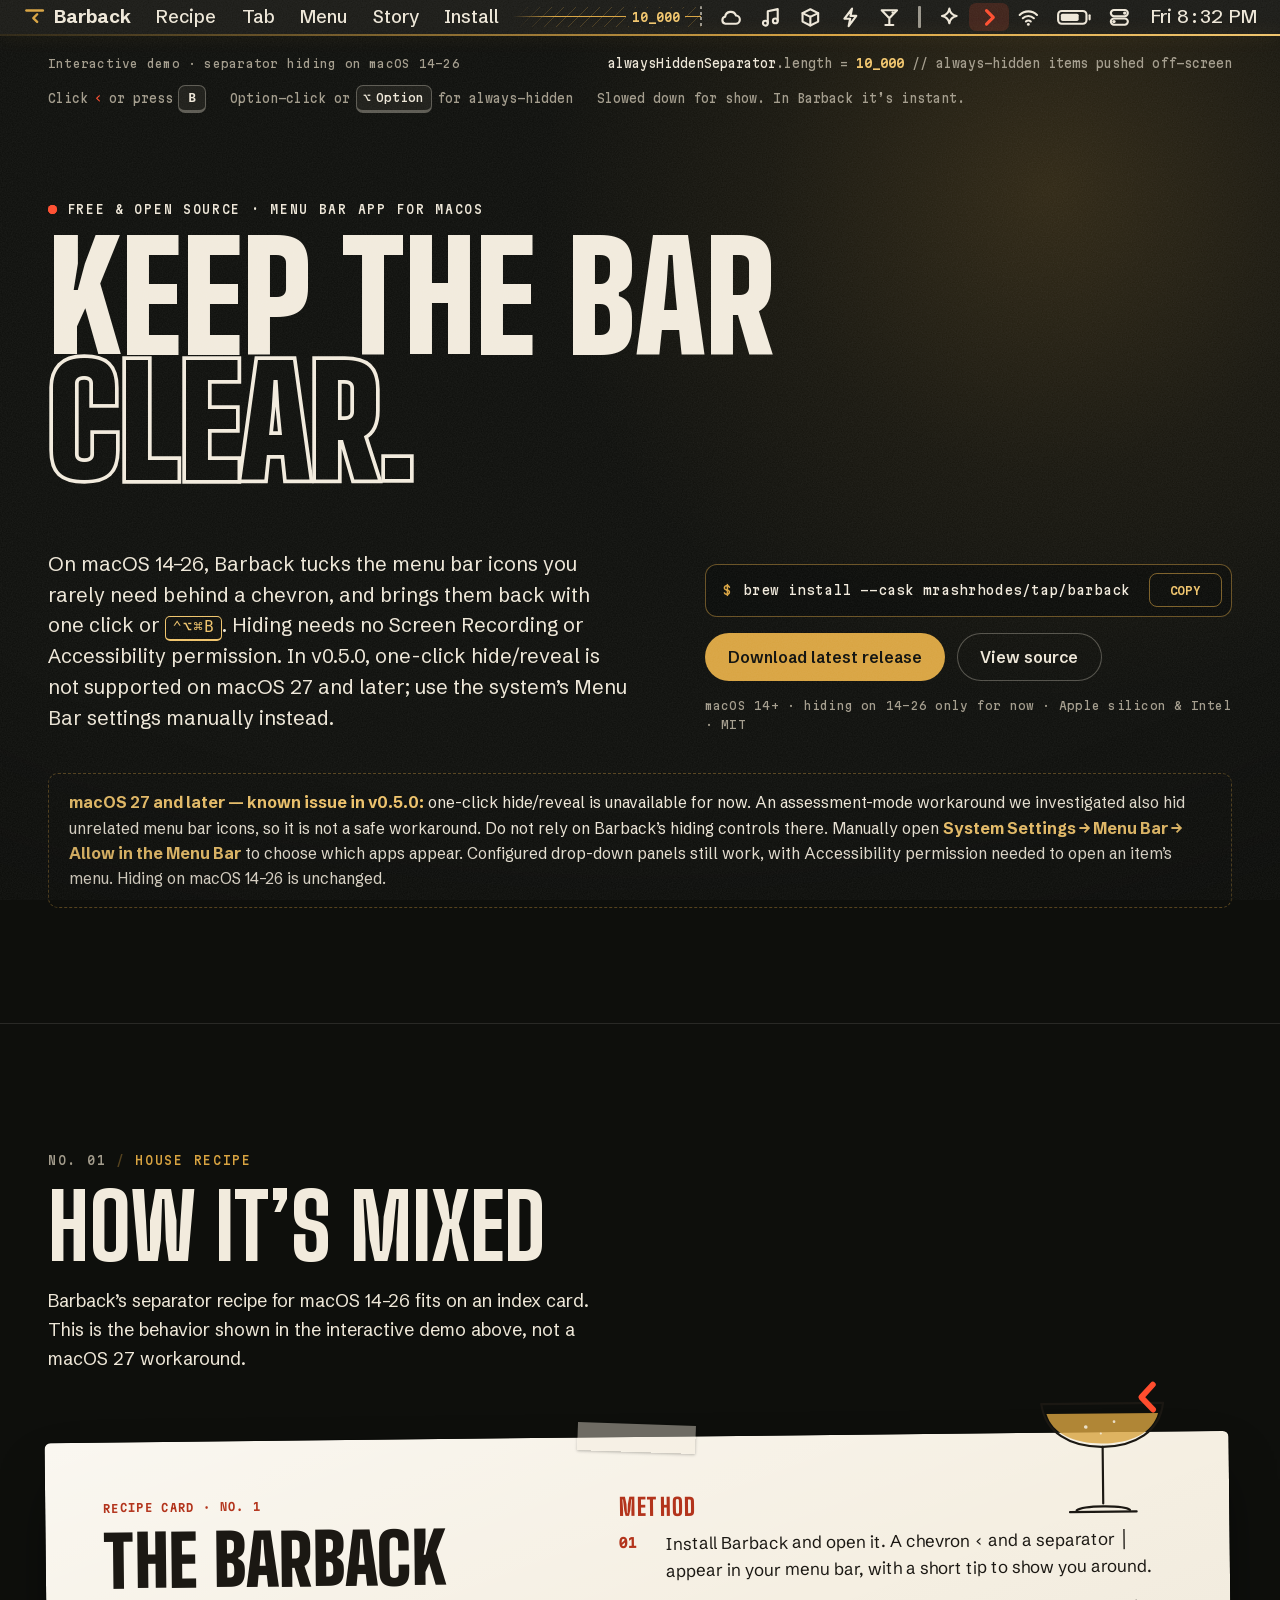
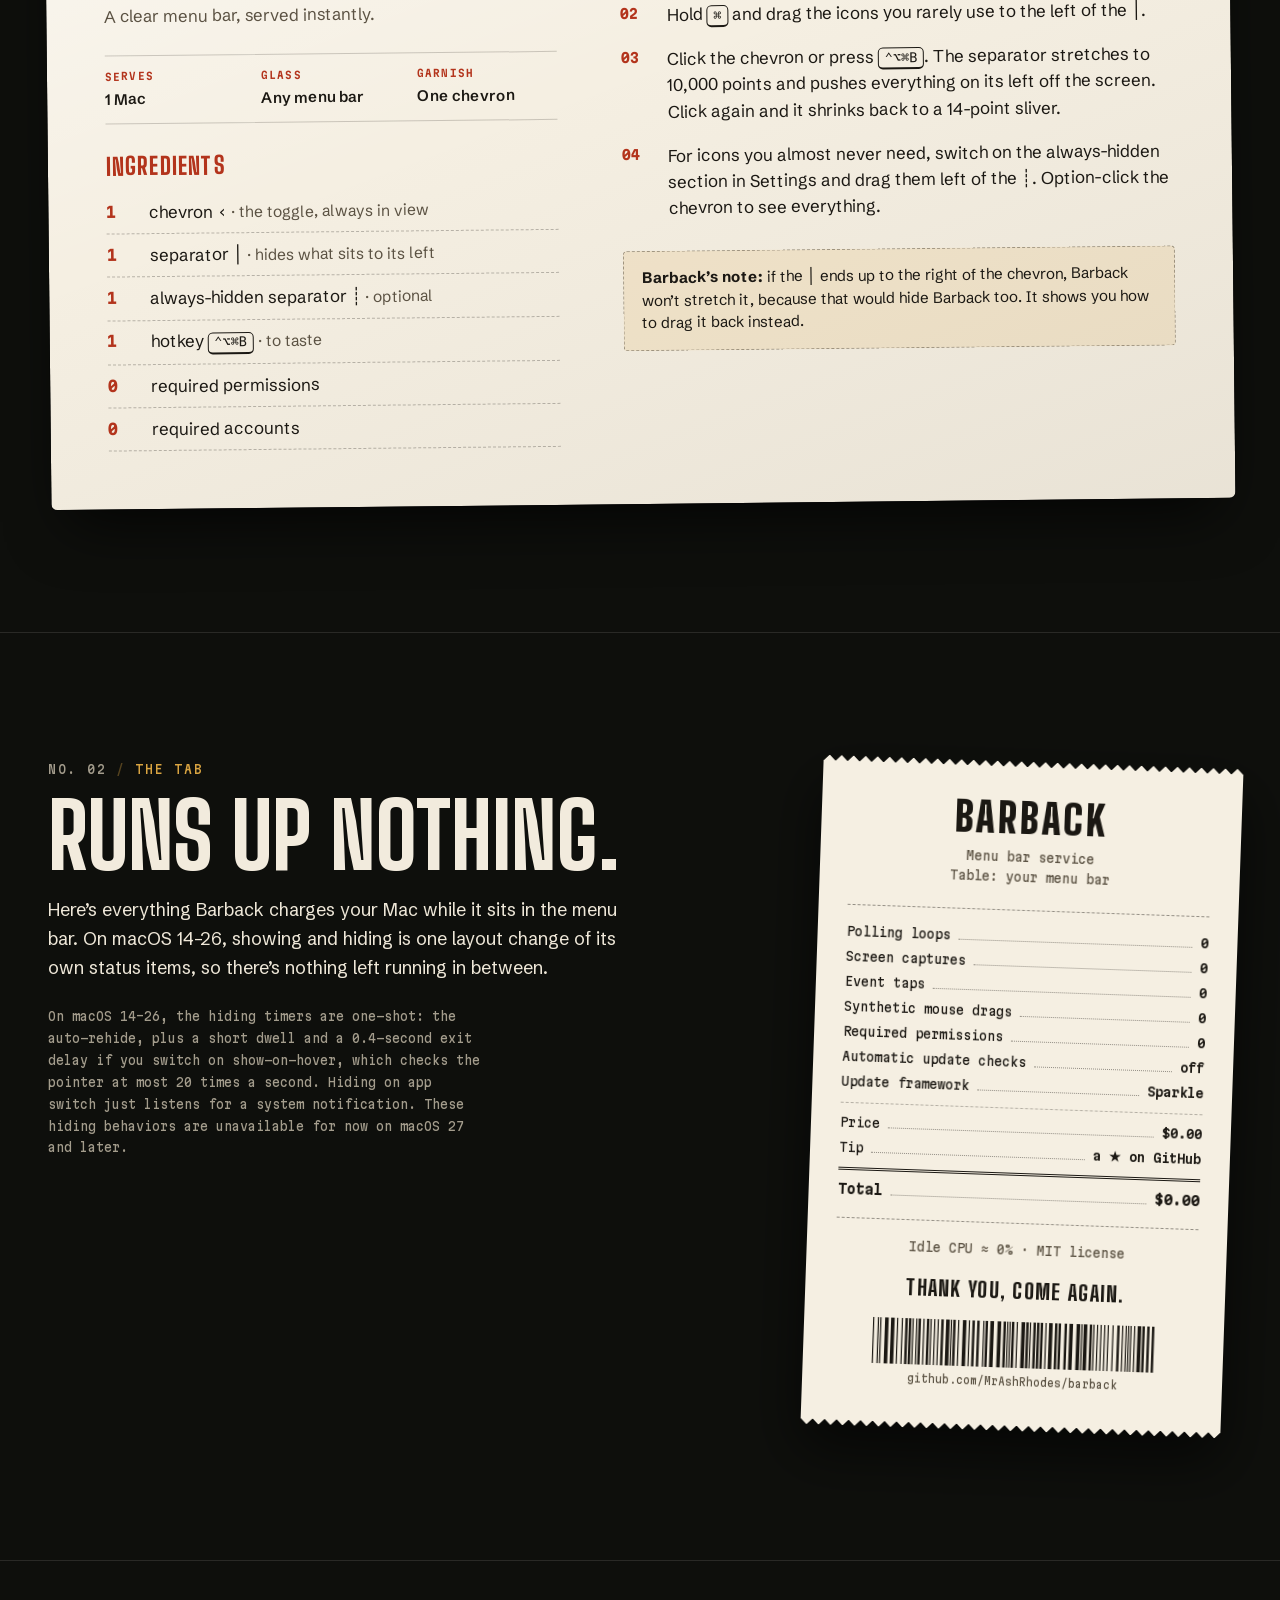
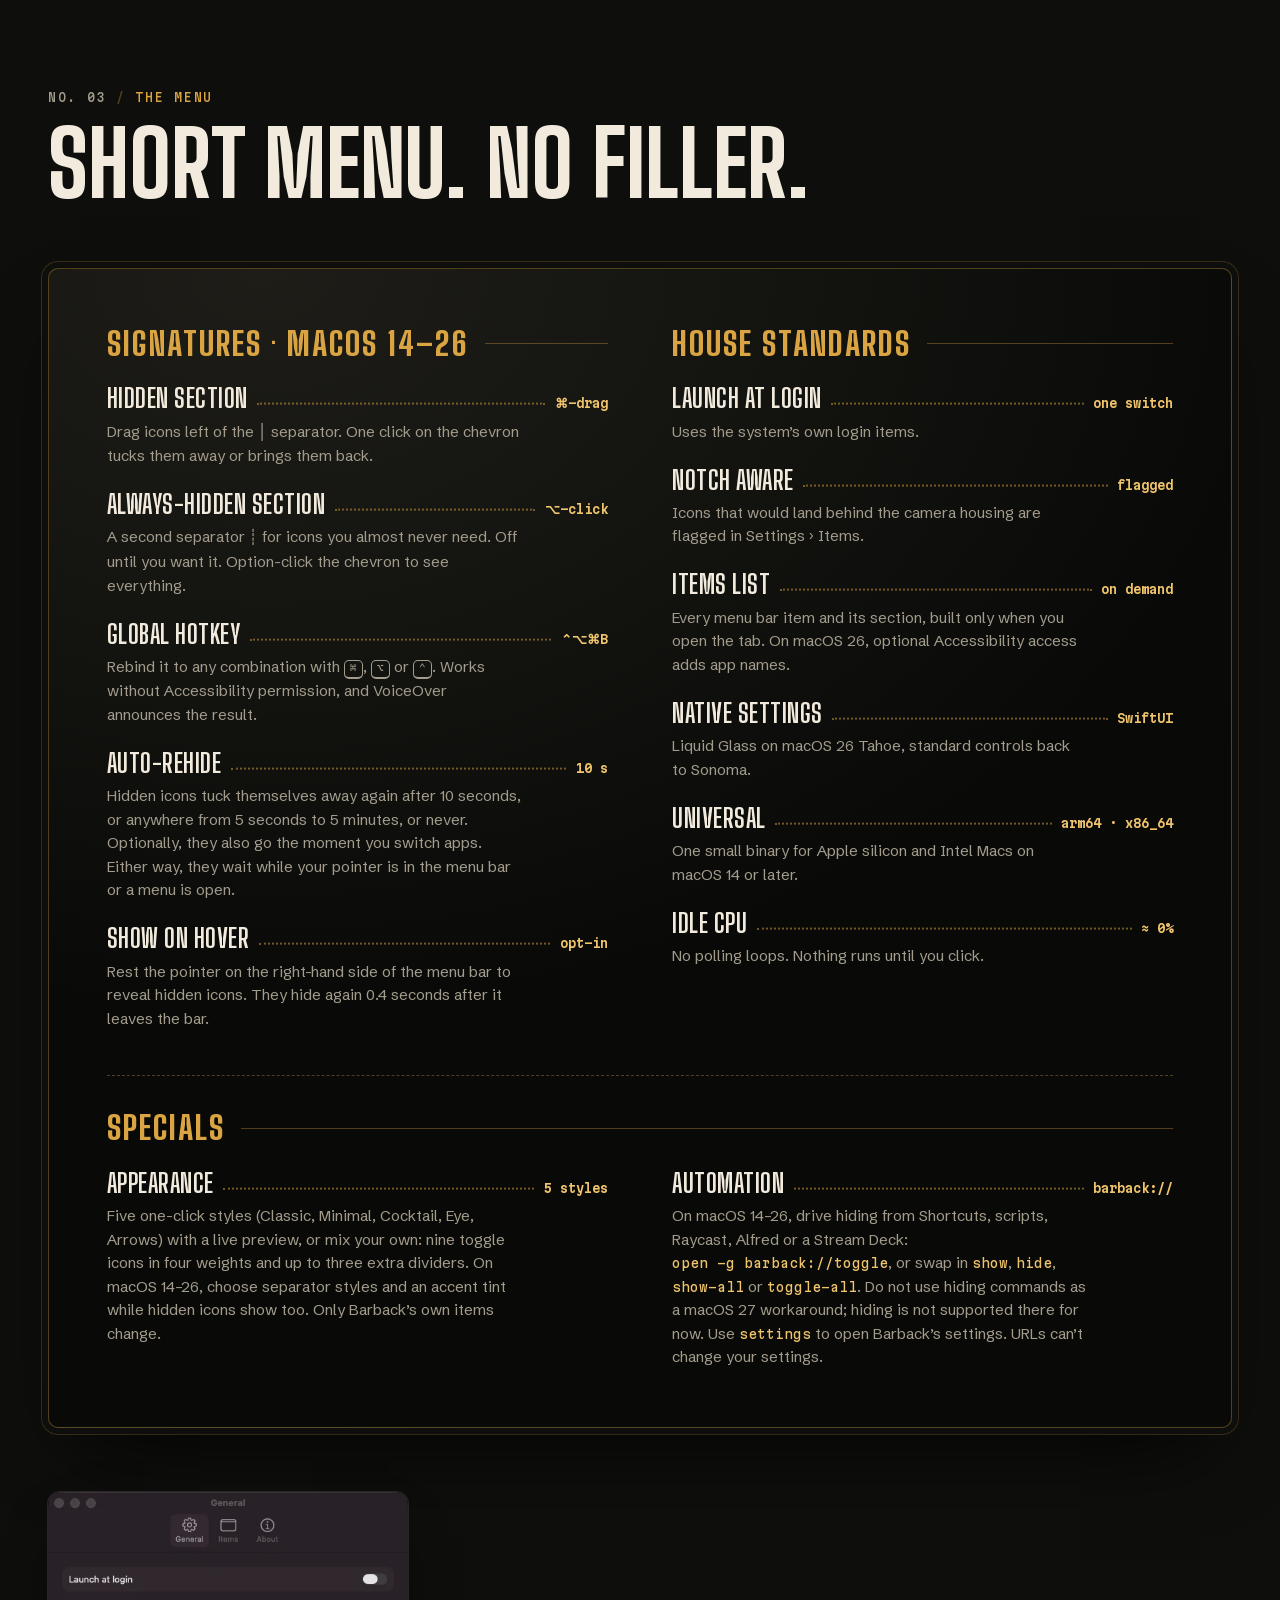
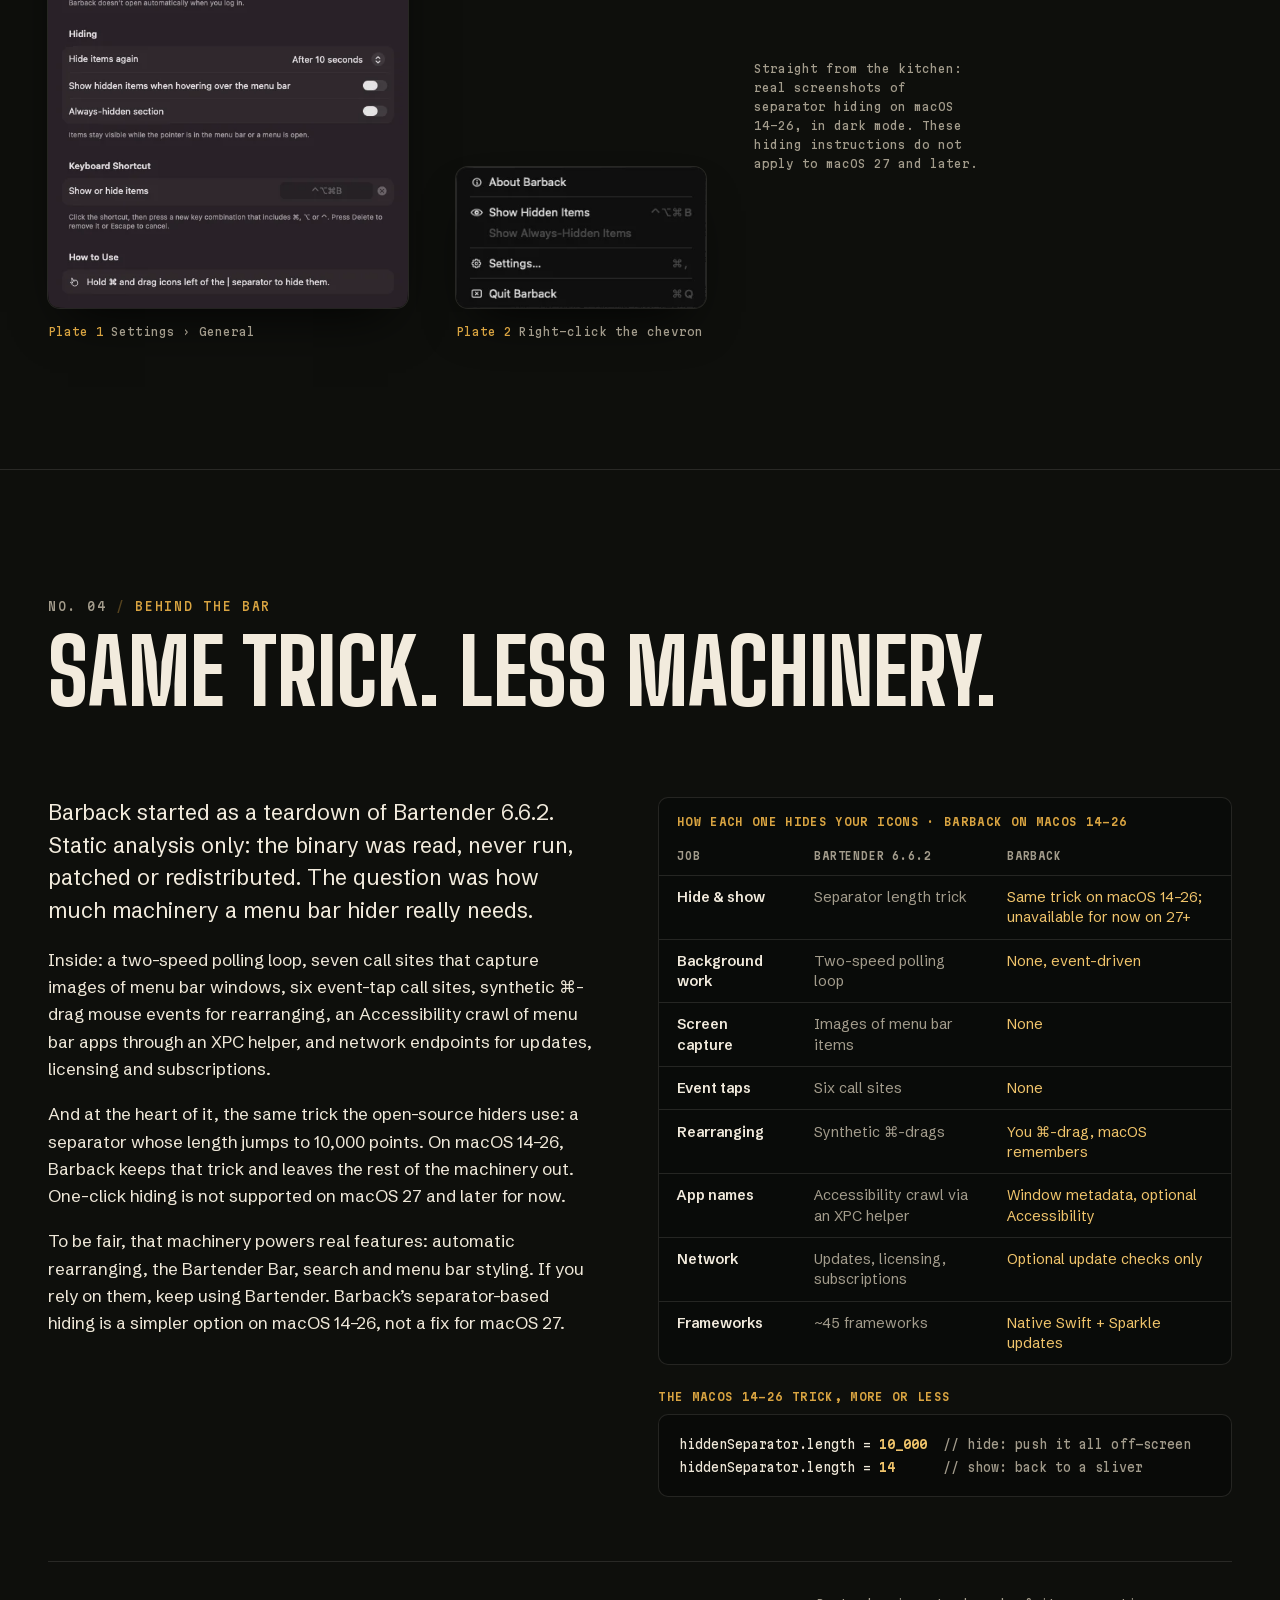
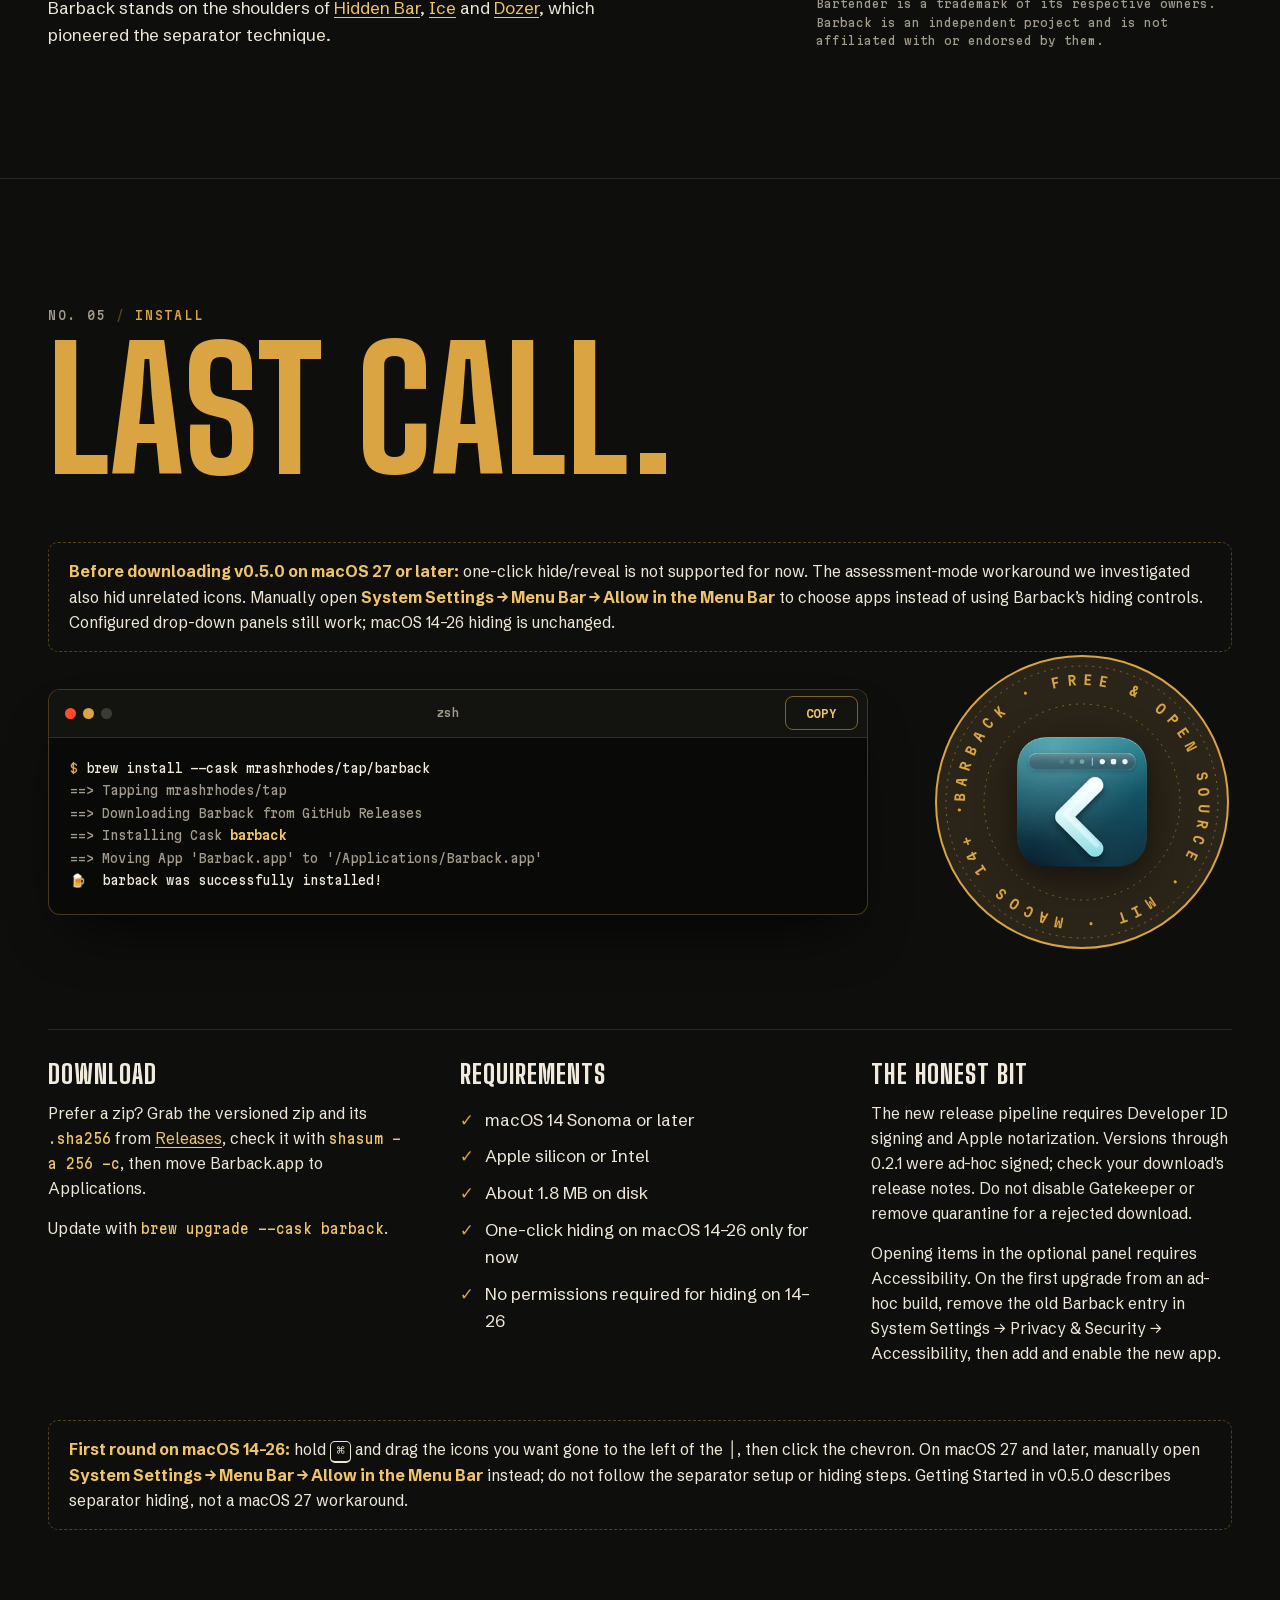
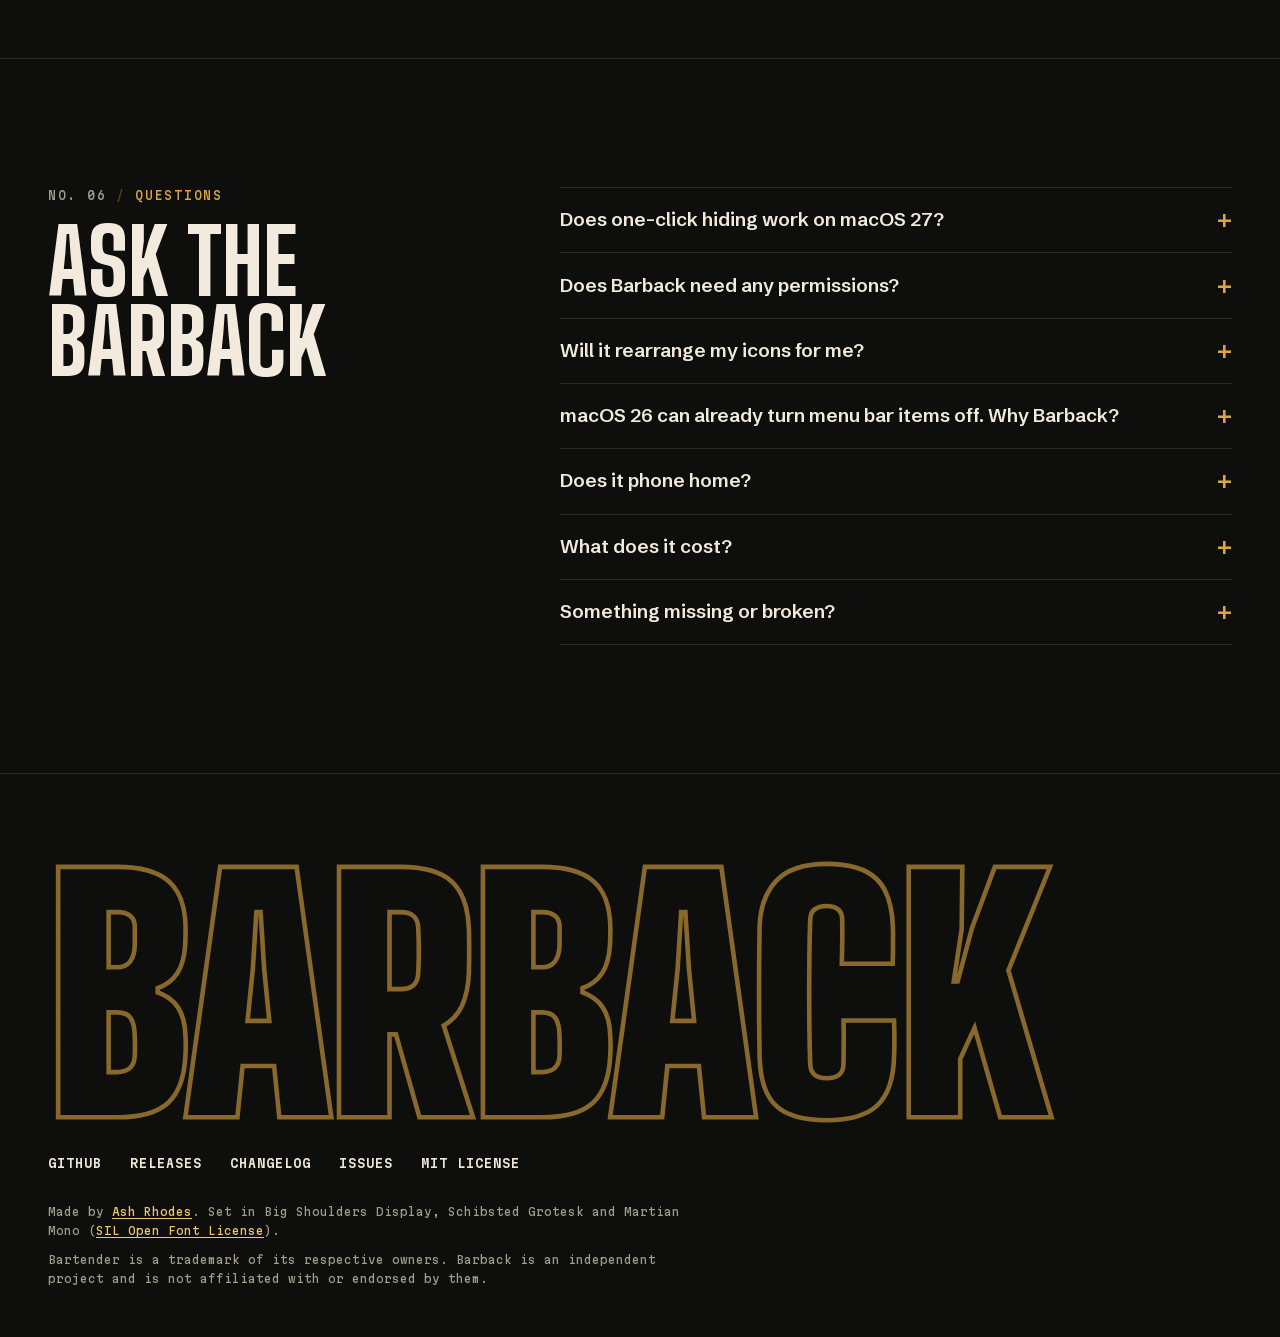
<file: site/index.html>
<!doctype html>
<html lang="en">
<head>
<meta charset="utf-8">
<meta name="viewport" content="width=device-width, initial-scale=1">
<title>Barback: menu bar hiding on macOS 14–26 · macOS 27 known issue</title>
<meta name="description" content="Free, open-source menu bar hiding on macOS 14–26. On macOS 27 and later, one-click hiding is unavailable for now; use System Settings → Menu Bar. Drop-down panels still work.">
<link rel="canonical" href="https://mrashrhodes.github.io/barback/">
<meta name="theme-color" content="#0E0F0C">
<meta name="color-scheme" content="dark">
<link rel="icon" type="image/png" sizes="64x64" href="favicon.png">
<link rel="apple-touch-icon" href="apple-touch-icon.png">
<link rel="preload" href="fonts/BigShouldersDisplay-wght.woff2" as="font" type="font/woff2" crossorigin>
<link rel="preload" href="fonts/SchibstedGrotesk-wght.woff2" as="font" type="font/woff2" crossorigin>
<link rel="preload" href="fonts/MartianMono-SemiCondensed-wght.woff2" as="font" type="font/woff2" crossorigin>
<link rel="stylesheet" href="styles.css">
<meta property="og:type" content="website">
<meta property="og:site_name" content="Barback">
<meta property="og:title" content="Barback: menu bar hiding on macOS 14–26">
<meta property="og:description" content="Free menu bar hiding on macOS 14–26. On macOS 27 and later, hiding is unavailable for now; use System Settings → Menu Bar. Drop-down panels still work.">
<meta property="og:url" content="https://mrashrhodes.github.io/barback/">
<meta property="og:image" content="https://mrashrhodes.github.io/barback/assets/og.png">
<meta property="og:image:width" content="1200">
<meta property="og:image:height" content="630">
<meta property="og:image:alt" content="Barback: keep the bar clear. Promotional artwork for menu bar hiding on macOS 14–26.">
<meta name="twitter:card" content="summary_large_image">
<meta name="twitter:title" content="Barback: menu bar hiding on macOS 14–26">
<meta name="twitter:description" content="Free menu bar hiding on macOS 14–26. On macOS 27 and later, hiding is unavailable for now; use System Settings → Menu Bar. Drop-down panels still work.">
<meta name="twitter:image" content="https://mrashrhodes.github.io/barback/assets/og.png">
<script>document.documentElement.classList.add("js")</script>
<script src="site.js" defer></script>
<script type="application/ld+json">
{
  "@context": "https://schema.org",
  "@type": "SoftwareApplication",
  "name": "Barback",
  "description": "Free, open-source menu bar hiding on macOS 14–26. In v0.5.0, one-click hide/reveal is not supported on macOS 27 and later. Use System Settings → Menu Bar → Allow in the Menu Bar manually instead. Configured drop-down panels still work.",
  "applicationCategory": "UtilitiesApplication",
  "operatingSystem": "macOS 14 or later",
  "license": "https://opensource.org/licenses/MIT",
  "url": "https://mrashrhodes.github.io/barback/",
  "downloadUrl": "https://github.com/MrAshRhodes/barback/releases/latest",
  "image": "https://mrashrhodes.github.io/barback/assets/icon-256.png",
  "offers": { "@type": "Offer", "price": "0", "priceCurrency": "USD" },
  "author": { "@type": "Person", "name": "Ash Rhodes", "url": "https://github.com/MrAshRhodes" }
}
</script>
</head>
<body>
<a class="skip" href="#main">Skip to content</a>

<header class="top" id="top">
  <div class="mb" id="menubar" data-state="hidden" data-boot>
    <div class="mb-bar">
      <nav class="mb-menus" aria-label="Sections">
        <a class="mb-app" href="#top"><svg class="mb-mark" viewBox="0 0 16 16" aria-hidden="true" focusable="false"><path d="M1.8 3.4h12.4"/><path d="M9.9 6.2 7 9.1l2.9 2.9"/></svg>Barback</a>
        <a href="#recipe">Recipe</a>
        <a class="mb-more" href="#tab">Tab</a>
        <a href="#menu">Menu</a>
        <a class="mb-more" href="#story">Story</a>
        <a href="#install">Install</a>
      </nav>
      <div class="mb-status">
        <div class="mb-push">
          <div class="mb-group mb-ah" id="mb-always" role="group" aria-label="Always-hidden items" aria-hidden="true">
            <span class="mb-item mb-x" style="--i:14" role="img" aria-label="Grid utility"><svg viewBox="0 0 16 16" focusable="false"><g fill="currentColor" stroke="none"><circle cx="4" cy="4" r="1.3"/><circle cx="8" cy="4" r="1.3"/><circle cx="12" cy="4" r="1.3"/><circle cx="4" cy="8" r="1.3"/><circle cx="8" cy="8" r="1.3"/><circle cx="12" cy="8" r="1.3"/><circle cx="4" cy="12" r="1.3"/><circle cx="8" cy="12" r="1.3"/><circle cx="12" cy="12" r="1.3"/></g></svg></span>
            <span class="mb-item" style="--i:13" role="img" aria-label="Tag utility"><svg viewBox="0 0 16 16" focusable="false"><path d="M6.4 2.4 5 13.6M11 2.4 9.6 13.6M2.6 6h11M2.4 10h11"/></svg></span>
          </div>
          <span class="mb-sep mb-sep-ah" style="--i:12" aria-hidden="true"><i class="mb-band"></i><b class="mb-len">10_000</b></span>
          <div class="mb-group mb-hid" id="mb-hidden" role="group" aria-label="Hidden items" aria-hidden="true">
            <span class="mb-item" style="--i:11" role="img" aria-label="Cloud sync"><svg viewBox="0 0 16 16" focusable="false"><path d="M4.5 12.5h7.1a2.9 2.9 0 0 0 .4-5.8 4 4 0 0 0-7.7.9 2.5 2.5 0 0 0 .2 4.9z"/></svg></span>
            <span class="mb-item mb-x" style="--i:10" role="img" aria-label="Music"><svg viewBox="0 0 16 16" focusable="false"><path d="M6.2 12V3.7l7-1.5v8.2"/><circle cx="4.5" cy="12.1" r="1.7"/><circle cx="11.5" cy="10.5" r="1.7"/></svg></span>
            <span class="mb-item" style="--i:9" role="img" aria-label="File sharing"><svg viewBox="0 0 16 16" focusable="false"><path d="M2.5 5 8 2.3 13.5 5v6L8 13.7 2.5 11z"/><path d="M2.5 5 8 7.7 13.5 5M8 7.7v6"/></svg></span>
            <span class="mb-item" style="--i:8" role="img" aria-label="Power monitor"><svg viewBox="0 0 16 16" focusable="false"><path d="M9.2 1.8 3.8 9h4.1l-1.1 5.2L12.2 7H8.1z"/></svg></span>
            <span class="mb-item mb-x" style="--i:7" role="img" aria-label="Happy hour timer"><svg viewBox="0 0 16 16" focusable="false"><path d="M2.6 3h10.8L8 8.6zM8 8.6v4.8M5.2 13.4h5.6"/><circle cx="10.4" cy="4.6" r=".9" fill="currentColor" stroke="none"/></svg></span>
          </div>
        </div>
        <span class="mb-sep mb-sep-h" style="--i:6" aria-hidden="true"><i class="mb-band"></i><b class="mb-len">10_000</b></span>
        <span class="mb-item mb-x" style="--i:5" aria-hidden="true"><svg viewBox="0 0 16 16" focusable="false"><path d="M8 1.8c.5 3.2 1.9 4.6 5.2 5.2-3.3.6-4.7 2-5.2 5.2-.5-3.2-1.9-4.6-5.2-5.2 3.3-.6 4.7-2 5.2-5.2z"/></svg></span>
        <button class="mb-item mb-chevron" id="mb-chevron" type="button" style="--i:4" aria-pressed="false" aria-controls="mb-hidden mb-always" aria-label="Show hidden menu bar items" disabled><svg viewBox="0 0 16 16" aria-hidden="true" focusable="false"><path class="chev-1" d="M10 3.2 5.2 8l4.8 4.8"/><path class="chev-2" d="M13.6 3.2 8.8 8l4.8 4.8"/></svg></button>
        <span class="mb-item" style="--i:3" aria-hidden="true"><svg viewBox="0 0 16 16" focusable="false"><path d="M1.9 6.3a8.7 8.7 0 0 1 12.2 0M4.1 8.6a5.6 5.6 0 0 1 7.8 0M6.3 10.9a2.4 2.4 0 0 1 3.4 0"/><circle cx="8" cy="13" r="1" fill="currentColor" stroke="none"/></svg></span>
        <span class="mb-item mb-battery" style="--i:2" aria-hidden="true"><svg viewBox="0 0 26 16" focusable="false"><rect x="1.5" y="3.5" width="20" height="9" rx="2.6"/><path d="M23.7 6.6v2.8"/><rect x="3.4" y="5.4" width="12.6" height="5.2" rx="1.2" fill="currentColor" stroke="none"/></svg></span>
        <span class="mb-item opt" style="--i:1" aria-hidden="true"><svg viewBox="0 0 16 16" focusable="false"><rect x="2" y="2.8" width="12" height="4.4" rx="2.2"/><rect x="2" y="8.8" width="12" height="4.4" rx="2.2"/><circle cx="11.8" cy="5" r="1.2" fill="currentColor" stroke="none"/><circle cx="4.2" cy="11" r="1.2" fill="currentColor" stroke="none"/></svg></span>
        <span class="mb-item mb-clock" style="--i:0" aria-hidden="true"><span class="mb-day" id="mb-day">Fri</span> <span id="mb-time">9:41</span><span class="mb-ampm" id="mb-ampm"></span></span>
      </div>
    </div>
    <div class="mb-rail" aria-hidden="true"><i class="mb-fuse" id="mb-fuse"></i></div>
  </div>
</header>

<main id="main">
  <section class="hero" aria-labelledby="hero-title">
    <div class="wrap">
      <div class="mb-notes">
        <p class="fine">Interactive demo · separator hiding on macOS 14–26</p>
        <p class="mb-code"><span class="c-obj" id="code-obj">hiddenSeparator</span><span class="c-op">.length = </span><span class="c-num" id="code-num">10_000</span> <span class="c-com" id="code-com">// hidden items pushed off-screen</span></p>
        <p class="mb-help" id="mb-help" hidden>
          <span class="mb-help-line">Click <span class="sym sym-red" aria-hidden="true">‹</span><span class="sr-only">the chevron</span> or press <button type="button" class="key key-b" id="key-b" aria-pressed="true" title="Single-key shortcut (click to turn off)"><kbd>B</kbd><span class="sr-only"> key shortcut</span></button></span>
          <span class="mb-help-line">Option-click or <button type="button" class="key key-opt" id="key-opt" aria-pressed="false" title="Latch Option for the next click"><kbd>⌥</kbd> Option</button> for always-hidden</span>
          <span class="mb-help-line mb-timer" id="mb-timer">Slowed down for show. In Barback it’s instant.</span>
        </p>
        <p class="sr-only" id="mb-live" aria-live="polite"></p>
      </div>

      <p class="eyebrow eyebrow-live"><span class="live-dot" aria-hidden="true"></span>Free &amp; open source · menu bar app for macOS</p>
      <h1 class="hero-title" id="hero-title"><span class="ht-line">Keep the bar</span> <span class="ht-line ht-outline">clear.</span></h1>

      <div class="hero-foot">
        <p class="lede">On macOS 14–26, Barback tucks the menu bar icons you rarely need behind a chevron, and brings them back with one click or <kbd class="combo">⌃⌥⌘B</kbd>. Hiding needs no Screen Recording or Accessibility permission. In v0.5.0, one-click hide/reveal is not supported on macOS 27 and later; use the system’s Menu Bar settings manually instead.</p>
        <div class="hero-actions">
          <div class="brew">
            <span class="brew-prompt" aria-hidden="true">$</span>
            <code class="brew-cmd">brew install --cask mrashrhodes/<wbr>tap/<wbr>barback</code>
            <button type="button" class="copy" data-copy="brew install --cask mrashrhodes/tap/barback" aria-label="Copy the Homebrew install command" hidden>Copy</button>
          </div>
          <div class="cta-row">
            <a class="btn btn-brass" href="https://github.com/MrAshRhodes/barback/releases/latest">Download latest release</a>
            <a class="btn btn-ghost" href="https://github.com/MrAshRhodes/barback">View source</a>
          </div>
          <p class="fine">macOS 14+ · hiding on 14–26 only for now · Apple silicon &amp; Intel · MIT</p>
        </div>
      </div>
      <p class="tip" id="macos-27"><strong>macOS 27 and later — known issue in v0.5.0:</strong> one-click hide/reveal is unavailable for now. An assessment-mode workaround we investigated also hid unrelated menu bar icons, so it is not a safe workaround. Do not rely on Barback’s hiding controls there. Manually open <strong>System Settings → Menu Bar → Allow in the Menu Bar</strong> to choose which apps appear. Configured drop-down panels still work, with Accessibility permission needed to open an item’s menu. Hiding on macOS 14–26 is unchanged.</p>
    </div>
  </section>

  <section class="recipe" id="recipe" aria-labelledby="recipe-title">
    <div class="wrap">
      <header class="sec-head reveal">
        <p class="eyebrow"><span class="no">No. 01</span> House recipe</p>
        <h2 id="recipe-title">How it’s mixed</h2>
        <p class="sec-lede">Barback’s separator recipe for macOS 14–26 fits on an index card. This is the behavior shown in the interactive demo above, not a macOS 27 workaround.</p>
      </header>

      <article class="card reveal" aria-labelledby="card-title">
        <div class="card-a">
          <p class="card-no">Recipe card · No. 1</p>
          <h3 class="card-title" id="card-title">The Barback</h3>
          <p class="card-sub">A clear menu bar, served instantly.</p>
          <dl class="card-meta">
            <div><dt>Serves</dt><dd>1 Mac</dd></div>
            <div><dt>Glass</dt><dd>Any menu bar</dd></div>
            <div><dt>Garnish</dt><dd>One chevron</dd></div>
          </dl>
          <h4 class="card-h">Ingredients</h4>
          <ul class="ingredients">
            <li><span class="qty">1</span><span>chevron <span class="sym">‹</span> <span class="note">the toggle, always in view</span></span></li>
            <li><span class="qty">1</span><span>separator <span class="sym">│</span> <span class="note">hides what sits to its left</span></span></li>
            <li><span class="qty">1</span><span>always-hidden separator <span class="sym">┊</span> <span class="note">optional</span></span></li>
            <li><span class="qty">1</span><span>hotkey <kbd>⌃⌥⌘B</kbd> <span class="note">to taste</span></span></li>
            <li><span class="qty">0</span><span>required permissions</span></li>
            <li><span class="qty">0</span><span>required accounts</span></li>
          </ul>
        </div>
        <div class="card-b">
          <h4 class="card-h">Method</h4>
          <ol class="method">
            <li>Install Barback and open it. A chevron <span class="sym">‹</span> and a separator <span class="sym">│</span> appear in your menu bar, with a short tip to show you around.</li>
            <li>Hold <kbd>⌘</kbd> and drag the icons you rarely use to the left of the <span class="sym">│</span>.</li>
            <li>Click the chevron or press <kbd>⌃⌥⌘B</kbd>. The separator stretches to 10,000 points and pushes everything on its left off the screen. Click again and it shrinks back to a 14-point sliver.</li>
            <li>For icons you almost never need, switch on the always-hidden section in Settings and drag them left of the <span class="sym">┊</span>. Option-click the chevron to see everything.</li>
          </ol>
          <p class="card-note"><strong>Barback’s note:</strong> if the <span class="sym">│</span> ends up to the right of the chevron, Barback won’t stretch it, because that would hide Barback too. It shows you how to drag it back instead.</p>
          <svg class="coupe" viewBox="0 0 180 200" aria-hidden="true" focusable="false">
            <path class="coupe-liquid" d="M23 64h134c-7 24-33 36-67 36s-60-12-67-36z"/>
            <g class="coupe-glass">
              <path d="M17 52h146"/>
              <path d="M17 52c4 34 34 52 73 52s69-18 73-52"/>
              <path d="M90 104v68"/>
              <path d="M58 180c8-6 56-6 64 0"/>
              <path d="M50 182h80"/>
            </g>
            <circle class="coupe-bubble" cx="70" cy="80" r="2.2"/>
            <circle class="coupe-bubble" cx="104" cy="74" r="1.6"/>
            <circle class="coupe-bubble" cx="88" cy="88" r="1.3"/>
            <path class="coupe-garnish" d="M151 30 137 45l14 15"/>
          </svg>
        </div>
      </article>
    </div>
  </section>

  <section class="tab" id="tab" aria-labelledby="tab-title">
    <div class="wrap tab-grid">
      <header class="sec-head reveal">
        <p class="eyebrow"><span class="no">No. 02</span> The tab</p>
        <h2 id="tab-title">Runs up nothing.</h2>
        <p class="sec-lede">Here’s everything Barback charges your Mac while it sits in the menu bar. On macOS 14–26, showing and hiding is one layout change of its own status items, so there’s nothing left running in between.</p>
        <p class="tab-foot">On macOS 14–26, the hiding timers are one-shot: the auto-rehide, plus a short dwell and a 0.4-second exit delay if you switch on show-on-hover, which checks the pointer at most 20 times a second. Hiding on app switch just listens for a system notification. These hiding behaviors are unavailable for now on macOS 27 and later.</p>
      </header>

      <div class="receipt-wrap" id="receipt">
        <div class="receipt">
          <p class="r-brand">Barback</p>
          <p class="r-center">Menu bar service<br>Table: your menu bar</p>
          <dl class="r-lines">
            <div><dt>Polling loops</dt><dd>0</dd></div>
            <div><dt>Screen captures</dt><dd>0</dd></div>
            <div><dt>Event taps</dt><dd>0</dd></div>
            <div><dt>Synthetic mouse drags</dt><dd>0</dd></div>
            <div><dt>Required permissions</dt><dd>0</dd></div>
            <div><dt>Automatic update checks</dt><dd>off</dd></div>
            <div><dt>Update framework</dt><dd>Sparkle</dd></div>
            <div class="r-price"><dt>Price</dt><dd>$0.00</dd></div>
            <div><dt>Tip</dt><dd>a ★ on GitHub</dd></div>
            <div class="r-total"><dt>Total</dt><dd>$0.00</dd></div>
          </dl>
          <p class="r-center">Idle CPU ≈ 0% · MIT license</p>
          <p class="r-thanks">Thank you, come again.</p>
          <svg class="r-barcode" viewBox="0 0 236 34" preserveAspectRatio="none" aria-hidden="true" focusable="false"><rect x="0" width="1" height="34"/><rect x="4" width="1" height="34"/><rect x="6" width="1" height="34"/><rect x="10" width="3" height="34"/><rect x="15" width="3" height="34"/><rect x="20" width="1" height="34"/><rect x="24" width="1" height="34"/><rect x="27" width="2" height="34"/><rect x="30" width="2" height="34"/><rect x="33" width="1" height="34"/><rect x="36" width="1" height="34"/><rect x="38" width="2" height="34"/><rect x="42" width="1" height="34"/><rect x="45" width="2" height="34"/><rect x="48" width="1" height="34"/><rect x="51" width="1" height="34"/><rect x="54" width="1" height="34"/><rect x="57" width="2" height="34"/><rect x="61" width="3" height="34"/><rect x="65" width="1" height="34"/><rect x="67" width="2" height="34"/><rect x="71" width="1" height="34"/><rect x="75" width="3" height="34"/><rect x="80" width="1" height="34"/><rect x="83" width="2" height="34"/><rect x="87" width="2" height="34"/><rect x="92" width="1" height="34"/><rect x="94" width="2" height="34"/><rect x="98" width="3" height="34"/><rect x="104" width="3" height="34"/><rect x="109" width="2" height="34"/><rect x="112" width="1" height="34"/><rect x="114" width="1" height="34"/><rect x="116" width="2" height="34"/><rect x="120" width="1" height="34"/><rect x="124" width="3" height="34"/><rect x="128" width="2" height="34"/><rect x="131" width="1" height="34"/><rect x="134" width="2" height="34"/><rect x="137" width="2" height="34"/><rect x="140" width="2" height="34"/><rect x="144" width="1" height="34"/><rect x="147" width="3" height="34"/><rect x="152" width="2" height="34"/><rect x="155" width="2" height="34"/><rect x="160" width="2" height="34"/><rect x="164" width="3" height="34"/><rect x="170" width="3" height="34"/><rect x="174" width="1" height="34"/><rect x="176" width="3" height="34"/><rect x="181" width="2" height="34"/><rect x="184" width="1" height="34"/><rect x="187" width="1" height="34"/><rect x="190" width="1" height="34"/><rect x="193" width="1" height="34"/><rect x="196" width="1" height="34"/><rect x="200" width="1" height="34"/><rect x="204" width="2" height="34"/><rect x="208" width="1" height="34"/><rect x="211" width="1" height="34"/><rect x="213" width="1" height="34"/><rect x="215" width="1" height="34"/><rect x="218" width="1" height="34"/><rect x="221" width="3" height="34"/><rect x="225" width="2" height="34"/><rect x="229" width="2" height="34"/><rect x="233" width="2" height="34"/></svg>
          <p class="r-center r-tiny">github.com/MrAshRhodes/barback</p>
        </div>
      </div>
    </div>
  </section>

  <section class="menu" id="menu" aria-labelledby="menu-title">
    <div class="wrap">
      <header class="sec-head reveal">
        <p class="eyebrow"><span class="no">No. 03</span> The menu</p>
        <h2 id="menu-title">Short menu. No filler.</h2>
      </header>

      <div class="board reveal">
        <div class="board-col">
          <h3 class="board-h">Signatures · macOS 14–26</h3>
          <ul class="dishes">
            <li>
              <p class="dish"><span class="dish-name">Hidden section</span><span class="dish-dots" aria-hidden="true"></span><span class="dish-price">⌘-drag</span></p>
              <p class="dish-desc">Drag icons left of the <span class="sym">│</span> separator. One click on the chevron tucks them away or brings them back.</p>
            </li>
            <li>
              <p class="dish"><span class="dish-name">Always-hidden section</span><span class="dish-dots" aria-hidden="true"></span><span class="dish-price">⌥-click</span></p>
              <p class="dish-desc">A second separator <span class="sym">┊</span> for icons you almost never need. Off until you want it. Option-click the chevron to see everything.</p>
            </li>
            <li>
              <p class="dish"><span class="dish-name">Global hotkey</span><span class="dish-dots" aria-hidden="true"></span><span class="dish-price">⌃⌥⌘B</span></p>
              <p class="dish-desc">Rebind it to any combination with <kbd>⌘</kbd>, <kbd>⌥</kbd> or <kbd>⌃</kbd>. Works without Accessibility permission, and VoiceOver announces the result.</p>
            </li>
            <li>
              <p class="dish"><span class="dish-name">Auto-rehide</span><span class="dish-dots" aria-hidden="true"></span><span class="dish-price">10 s</span></p>
              <p class="dish-desc">Hidden icons tuck themselves away again after 10 seconds, or anywhere from 5 seconds to 5 minutes, or never. Optionally, they also go the moment you switch apps. Either way, they wait while your pointer is in the menu bar or a menu is open.</p>
            </li>
            <li>
              <p class="dish"><span class="dish-name">Show on hover</span><span class="dish-dots" aria-hidden="true"></span><span class="dish-price">opt-in</span></p>
              <p class="dish-desc">Rest the pointer on the right-hand side of the menu bar to reveal hidden icons. They hide again 0.4 seconds after it leaves the bar.</p>
            </li>
          </ul>
        </div>
        <div class="board-col">
          <h3 class="board-h">House standards</h3>
          <ul class="dishes">
            <li>
              <p class="dish"><span class="dish-name">Launch at login</span><span class="dish-dots" aria-hidden="true"></span><span class="dish-price">one switch</span></p>
              <p class="dish-desc">Uses the system’s own login items.</p>
            </li>
            <li>
              <p class="dish"><span class="dish-name">Notch aware</span><span class="dish-dots" aria-hidden="true"></span><span class="dish-price">flagged</span></p>
              <p class="dish-desc">Icons that would land behind the camera housing are flagged in Settings › Items.</p>
            </li>
            <li>
              <p class="dish"><span class="dish-name">Items list</span><span class="dish-dots" aria-hidden="true"></span><span class="dish-price">on demand</span></p>
              <p class="dish-desc">Every menu bar item and its section, built only when you open the tab. On macOS 26, optional Accessibility access adds app names.</p>
            </li>
            <li>
              <p class="dish"><span class="dish-name">Native settings</span><span class="dish-dots" aria-hidden="true"></span><span class="dish-price">SwiftUI</span></p>
              <p class="dish-desc">Liquid Glass on macOS 26 Tahoe, standard controls back to Sonoma.</p>
            </li>
            <li>
              <p class="dish"><span class="dish-name">Universal</span><span class="dish-dots" aria-hidden="true"></span><span class="dish-price">arm64 · x86_64</span></p>
              <p class="dish-desc">One small binary for Apple silicon and Intel Macs on macOS 14 or later.</p>
            </li>
            <li>
              <p class="dish"><span class="dish-name">Idle CPU</span><span class="dish-dots" aria-hidden="true"></span><span class="dish-price">≈ 0%</span></p>
              <p class="dish-desc">No polling loops. Nothing runs until you click.</p>
            </li>
          </ul>
        </div>
        <div class="board-col board-specials">
          <h3 class="board-h">Specials</h3>
          <ul class="dishes">
            <li>
              <p class="dish"><span class="dish-name">Appearance</span><span class="dish-dots" aria-hidden="true"></span><span class="dish-price">5 styles</span></p>
              <p class="dish-desc">Five one-click styles (Classic, Minimal, Cocktail, Eye, Arrows) with a live preview, or mix your own: nine toggle icons in four weights and up to three extra dividers. On macOS 14–26, choose separator styles and an accent tint while hidden icons show too. Only Barback’s own items change.</p>
            </li>
            <li>
              <p class="dish"><span class="dish-name">Automation</span><span class="dish-dots" aria-hidden="true"></span><span class="dish-price">barback://</span></p>
              <p class="dish-desc">On macOS 14–26, drive hiding from Shortcuts, scripts, Raycast, Alfred or a Stream Deck: <code>open -g barback://toggle</code>, or swap in <code>show</code>, <code>hide</code>, <code>show-all</code> or <code>toggle-all</code>. Do not use hiding commands as a macOS 27 workaround; hiding is not supported there for now. Use <code>settings</code> to open Barback’s settings. URLs can’t change your settings.</p>
            </li>
          </ul>
        </div>
      </div>

      <div class="plates">
        <figure class="plate reveal">
          <img src="assets/settings-general.webp" width="520" height="602" loading="lazy" decoding="async" alt="Barback Settings, General tab: launch at login, hide items again after 10 seconds, show hidden items when hovering, the always-hidden section, and the ⌃⌥⌘B keyboard shortcut.">
          <figcaption><span class="no">Plate 1</span> Settings › General</figcaption>
        </figure>
        <figure class="plate plate-sm reveal">
          <img src="assets/menu.webp" width="289" height="163" loading="lazy" decoding="async" alt="Barback’s right-click menu: About Barback, Show Hidden Items (⌃⌥⌘B), Show Always-Hidden Items, Settings… (⌘,) and Quit Barback.">
          <figcaption><span class="no">Plate 2</span> Right-click the chevron</figcaption>
        </figure>
        <p class="plates-note">Straight from the kitchen: real screenshots of separator hiding on macOS 14–26, in dark mode. These hiding instructions do not apply to macOS 27 and later.</p>
      </div>
    </div>
  </section>

  <section class="story" id="story" aria-labelledby="story-title">
    <div class="wrap story-grid">
      <header class="sec-head reveal">
        <p class="eyebrow"><span class="no">No. 04</span> Behind the bar</p>
        <h2 id="story-title">Same trick. Less machinery.</h2>
      </header>
      <div class="story-text">
        <p class="story-lede">Barback started as a teardown of Bartender 6.6.2. Static analysis only: the binary was read, never run, patched or redistributed. The question was how much machinery a menu bar hider really needs.</p>
        <p>Inside: a two-speed polling loop, seven call sites that capture images of menu bar windows, six event-tap call sites, synthetic ⌘-drag mouse events for rearranging, an Accessibility crawl of menu bar apps through an XPC helper, and network endpoints for updates, licensing and subscriptions.</p>
        <p>And at the heart of it, the same trick the open-source hiders use: a separator whose length jumps to 10,000 points. On macOS 14–26, Barback keeps that trick and leaves the rest of the machinery out. One-click hiding is not supported on macOS 27 and later for now.</p>
        <p>To be fair, that machinery powers real features: automatic rearranging, the Bartender Bar, search and menu bar styling. If you rely on them, keep using Bartender. Barback’s separator-based hiding is a simpler option on macOS 14–26, not a fix for macOS 27.</p>
      </div>
      <div class="story-side">
        <div class="ledger-wrap">
          <table class="ledger">
            <caption>How each one hides your icons · Barback on macOS 14–26</caption>
            <thead>
              <tr><th scope="col">Job</th><th scope="col">Bartender 6.6.2</th><th scope="col">Barback</th></tr>
            </thead>
            <tbody>
              <tr><th scope="row">Hide &amp; show</th><td>Separator length trick</td><td>Same trick on macOS 14–26; unavailable for now on 27+</td></tr>
              <tr><th scope="row">Background work</th><td>Two-speed polling loop</td><td>None, event-driven</td></tr>
              <tr><th scope="row">Screen capture</th><td>Images of menu bar items</td><td>None</td></tr>
              <tr><th scope="row">Event taps</th><td>Six call sites</td><td>None</td></tr>
              <tr><th scope="row">Rearranging</th><td>Synthetic ⌘-drags</td><td>You ⌘-drag, macOS remembers</td></tr>
              <tr><th scope="row">App names</th><td>Accessibility crawl via an XPC helper</td><td>Window metadata, optional Accessibility</td></tr>
              <tr><th scope="row">Network</th><td>Updates, licensing, subscriptions</td><td>Optional update checks only</td></tr>
              <tr><th scope="row">Frameworks</th><td>~45 frameworks</td><td>Native Swift + Sparkle updates</td></tr>
            </tbody>
          </table>
        </div>
        <figure class="snippet">
          <figcaption>The macOS 14–26 trick, more or less</figcaption>
<pre><code><span class="c-obj">hiddenSeparator</span>.length = <span class="c-num">10_000</span>  <span class="c-com">// hide: push it all off-screen</span>
<span class="c-obj">hiddenSeparator</span>.length = <span class="c-num">14</span>      <span class="c-com">// show: back to a sliver</span></code></pre>
        </figure>
      </div>
      <div class="story-foot">
        <p class="credits">Barback stands on the shoulders of <a href="https://github.com/dwarvesf/hidden">Hidden Bar</a>, <a href="https://github.com/jordanbaird/Ice">Ice</a> and <a href="https://github.com/Mortennn/Dozer">Dozer</a>, which pioneered the separator technique.</p>
        <p class="disclaimer">Bartender is a trademark of its respective owners. Barback is an independent project and is not affiliated with or endorsed by them.</p>
      </div>
    </div>
  </section>

  <section class="install" id="install" aria-labelledby="install-title">
    <div class="wrap">
      <header class="sec-head reveal">
        <p class="eyebrow"><span class="no">No. 05</span> Install</p>
        <h2 id="install-title" class="last-call">Last call.</h2>
      </header>

      <p class="tip"><strong>Before downloading v0.5.0 on macOS 27 or later:</strong> one-click hide/reveal is not supported for now. The assessment-mode workaround we investigated also hid unrelated icons. Manually open <strong>System Settings → Menu Bar → Allow in the Menu Bar</strong> to choose apps instead of using Barback’s hiding controls. Configured drop-down panels still work; macOS 14–26 hiding is unchanged.</p>

      <div class="install-grid">
        <div class="terminal reveal">
          <div class="term-bar">
            <span class="term-dots" aria-hidden="true"><i></i><i></i><i></i></span>
            <span class="term-title">zsh</span>
            <button type="button" class="copy" data-copy="brew install --cask mrashrhodes/tap/barback" aria-label="Copy the Homebrew install command" hidden>Copy</button>
          </div>
<pre class="term-body"><code><span class="t-prompt" aria-hidden="true">$ </span>brew install --cask mrashrhodes/tap/barback
<span class="t-dim">==&gt; Tapping mrashrhodes/tap</span>
<span class="t-dim">==&gt; Downloading Barback from GitHub Releases</span>
<span class="t-dim">==&gt; Installing Cask </span><span class="t-ok">barback</span>
<span class="t-dim">==&gt; Moving App 'Barback.app' to '/Applications/Barback.app'</span>
🍺  barback was successfully installed!</code></pre>
        </div>
        <figure class="coaster reveal" aria-hidden="true">
          <svg class="coaster-ring" viewBox="0 0 300 300" focusable="false">
            <defs><path id="coaster-path" d="M150 150m-117 0a117 117 0 1 1 234 0a117 117 0 1 1-234 0"/></defs>
            <circle class="c-edge" cx="150" cy="150" r="146"/>
            <circle class="c-line" cx="150" cy="150" r="136"/>
            <circle class="c-line" cx="150" cy="150" r="98"/>
            <text class="c-text"><textPath href="#coaster-path" textLength="732" lengthAdjust="spacing">BARBACK · FREE &amp; OPEN SOURCE · MIT · MACOS 14+ · </textPath></text>
          </svg>
          <img class="coaster-icon" src="assets/icon-256.webp" srcset="assets/icon-256.webp 256w, assets/icon-512.webp 512w" sizes="(min-width: 900px) 160px, 120px" width="256" height="256" loading="lazy" decoding="async" alt="">
        </figure>
      </div>

      <div class="install-cols">
        <div class="install-col">
          <h3>Download</h3>
          <p>Prefer a zip? Grab the versioned zip and its <code>.sha256</code> from <a href="https://github.com/MrAshRhodes/barback/releases/latest">Releases</a>, check it with <code>shasum -a 256 -c</code>, then move Barback.app to Applications.</p>
          <p>Update with <code>brew upgrade --cask barback</code>.</p>
        </div>
        <div class="install-col">
          <h3>Requirements</h3>
          <ul class="ticks">
            <li>macOS 14 Sonoma or later</li>
            <li>Apple silicon or Intel</li>
            <li>About 1.8 MB on disk</li>
            <li>One-click hiding on macOS 14–26 only for now</li>
            <li>No permissions required for hiding on 14–26</li>
          </ul>
        </div>
        <div class="install-col">
          <h3>The honest bit</h3>
          <p>The new release pipeline requires Developer ID signing and Apple notarization. Versions through 0.2.1 were ad-hoc signed; check your download's release notes. Do not disable Gatekeeper or remove quarantine for a rejected download.</p>
          <p>Opening items in the optional panel requires Accessibility. On the first upgrade from an ad-hoc build, remove the old Barback entry in System Settings → Privacy &amp; Security → Accessibility, then add and enable the new app.</p>
        </div>
      </div>
      <p class="tip"><strong>First round on macOS 14–26:</strong> hold <kbd>⌘</kbd> and drag the icons you want gone to the left of the <span class="sym">│</span>, then click the chevron. On macOS 27 and later, manually open <strong>System Settings → Menu Bar → Allow in the Menu Bar</strong> instead; do not follow the separator setup or hiding steps. Getting Started in v0.5.0 describes separator hiding, not a macOS 27 workaround.</p>
    </div>
  </section>

  <section class="faq" id="faq" aria-labelledby="faq-title">
    <div class="wrap faq-grid">
      <header class="sec-head reveal">
        <p class="eyebrow"><span class="no">No. 06</span> Questions</p>
        <h2 id="faq-title">Ask the barback</h2>
      </header>
      <div class="faq-list">
        <details>
          <summary>Does one-click hiding work on macOS 27?</summary>
          <div class="faq-a"><p>Not in v0.5.0, including on later macOS versions. Hiding is unavailable for now, and the assessment-mode workaround we investigated also hid unrelated icons. Do not rely on Barback’s hiding controls there. Manually open <strong>System Settings → Menu Bar → Allow in the Menu Bar</strong> to choose which apps appear. Configured drop-down panels still work. Hiding on macOS 14–26 is unchanged.</p></div>
        </details>
        <details>
          <summary>Does Barback need any permissions?</summary>
          <div class="faq-a"><p>Screen Recording is never required. On macOS 14–26, hiding, showing, the hotkey, hover and hiding URL commands work without Accessibility. On macOS 27 and later, these hiding behaviors are unavailable for now; opening System Settings needs no additional permission. Accessibility is optional for item identification, opening items from drop-down panels and the opt-in notch overflow bar.</p></div>
        </details>
        <details>
          <summary>Will it rearrange my icons for me?</summary>
          <div class="faq-a"><p>No, on purpose. You ⌘-drag icons where you want them and macOS remembers the order. Automatic rearranging needs synthetic mouse events, which is exactly the kind of machinery Barback leaves out.</p></div>
        </details>
        <details>
          <summary>macOS 26 can already turn menu bar items off. Why Barback?</summary>
          <div class="faq-a"><p>On macOS 26, the “Allow in the Menu Bar” switches in System Settings remove items completely, while Barback’s separator keeps them one click away. They work well together on that version. On macOS 27 and later, Barback’s one-click hide/reveal is unavailable for now; use those system switches instead.</p></div>
        </details>
        <details>
          <summary>Does it phone home?</summary>
          <div class="faq-a"><p>No telemetry, analytics or system profiling. In updater-enabled releases, automatic checks start off. You can check manually or choose Daily, Weekly or Monthly (30 days) in Settings. Checks contact GitHub with normal request metadata, including your IP address and app/Sparkle versions; downloads and installations need your confirmation. Homebrew copies stay managed by Homebrew. Older releases need one manual upgrade to gain the updater.</p></div>
        </details>
        <details>
          <summary>What does it cost?</summary>
          <div class="faq-a"><p>Nothing. Barback is free and open source under the MIT license. If it earns its keep, a star on GitHub is the tip jar.</p></div>
        </details>
        <details>
          <summary>Something missing or broken?</summary>
          <div class="faq-a"><p>Open an issue on <a href="https://github.com/MrAshRhodes/barback/issues">GitHub</a>. Small, focused pull requests are welcome too.</p></div>
        </details>
      </div>
    </div>
  </section>
</main>

<footer class="foot">
  <div class="wrap">
    <p class="foot-word" aria-hidden="true">Barback</p>
    <nav aria-label="Project links">
      <ul class="foot-links">
        <li><a href="https://github.com/MrAshRhodes/barback">GitHub</a></li>
        <li><a href="https://github.com/MrAshRhodes/barback/releases">Releases</a></li>
        <li><a href="https://github.com/MrAshRhodes/barback/blob/main/CHANGELOG.md">Changelog</a></li>
        <li><a href="https://github.com/MrAshRhodes/barback/issues">Issues</a></li>
        <li><a href="https://github.com/MrAshRhodes/barback/blob/main/LICENSE">MIT License</a></li>
      </ul>
    </nav>
    <p class="foot-meta">Made by <a href="https://github.com/MrAshRhodes">Ash Rhodes</a>. Set in Big Shoulders Display, Schibsted Grotesk and Martian Mono (<a href="fonts/LICENSE-OFL.txt">SIL Open Font License</a>).</p>
    <p class="foot-legal">Bartender is a trademark of its respective owners. Barback is an independent project and is not affiliated with or endorsed by them.</p>
  </div>
</footer>
</body>
</html>
</file>
<file: site/styles.css>
/* Barback — back-of-house stylesheet. No build step; plain CSS. */

@font-face {
  font-family: "Big Shoulders";
  src: url("fonts/BigShouldersDisplay-wght.woff2") format("woff2");
  font-weight: 500 900;
  font-display: swap;
}
@font-face {
  font-family: "Schibsted Grotesk";
  src: url("fonts/SchibstedGrotesk-wght.woff2") format("woff2");
  font-weight: 400 700;
  font-display: swap;
}
@font-face {
  font-family: "Martian Mono";
  src: url("fonts/MartianMono-SemiCondensed-wght.woff2") format("woff2");
  font-weight: 300 700;
  font-display: swap;
}

/* Metric-matched stand-ins: local fonts scaled to the web fonts' widths, so lines break in
   the same places before and after the swap and the hero doesn't jump (CLS). */
@font-face { font-family: "Big Shoulders Fallback"; src: local("Arial Narrow Bold"), local("ArialNarrow-Bold"); font-weight: 850 1000; size-adjust: 85.3%; }
@font-face { font-family: "Big Shoulders Fallback"; src: local("Arial Narrow Bold"), local("ArialNarrow-Bold"); font-weight: 750 849; size-adjust: 79.8%; }
@font-face { font-family: "Big Shoulders Fallback"; src: local("Arial Narrow Bold"), local("ArialNarrow-Bold"); font-weight: 1 749; size-adjust: 74.2%; }
@font-face { font-family: "Big Shoulders Fallback Wide"; src: local("Arial Bold"), local("Arial-BoldMT"), local("Helvetica Neue Bold"), local("HelveticaNeue-Bold"); font-weight: 850 1000; size-adjust: 70%; }
@font-face { font-family: "Big Shoulders Fallback Wide"; src: local("Arial Bold"), local("Arial-BoldMT"), local("Helvetica Neue Bold"), local("HelveticaNeue-Bold"); font-weight: 750 849; size-adjust: 65.4%; }
@font-face { font-family: "Big Shoulders Fallback Wide"; src: local("Arial Bold"), local("Arial-BoldMT"), local("Helvetica Neue Bold"), local("HelveticaNeue-Bold"); font-weight: 1 749; size-adjust: 60.9%; }
@font-face { font-family: "Schibsted Grotesk Fallback"; src: local("Arial"), local("ArialMT"), local("Helvetica Neue"), local("HelveticaNeue"); font-weight: 1 549; size-adjust: 104%; }
@font-face { font-family: "Schibsted Grotesk Fallback"; src: local("Arial Bold"), local("Arial-BoldMT"), local("Helvetica Neue Bold"), local("HelveticaNeue-Bold"); font-weight: 550 1000; size-adjust: 100%; }
@font-face { font-family: "Martian Mono Fallback"; src: local("Menlo Regular"), local("Menlo-Regular"), local("Courier New"), local("CourierNewPSMT"); font-weight: 1 549; size-adjust: 108%; }
@font-face { font-family: "Martian Mono Fallback"; src: local("Menlo Bold"), local("Menlo-Bold"), local("Courier New Bold"), local("CourierNewPS-BoldMT"); font-weight: 550 1000; size-adjust: 108%; }

:root {
  --ink: #0E0F0C;
  --bar: #1A1A16;
  --well: #090A08;
  --brass: #D9A441;
  --brass-hi: #F0C46B;
  --cream: #F2EBDD;
  --paper: #F5EFE2;
  --paper-ink: #1B1813;
  --paper-mute: #5B5243;
  --text: #EEE7D8;
  --mute: #A39C8C;
  --red: #FF4D2E;
  --red-ink: #B3341C;
  --line: rgba(238, 231, 216, .12);
  --brass-line: rgba(217, 164, 65, .35);

  --display: "Big Shoulders", "Big Shoulders Fallback", "Big Shoulders Fallback Wide", "Arial Narrow", Impact, sans-serif;
  --sans: "Schibsted Grotesk", "Schibsted Grotesk Fallback", ui-sans-serif, system-ui, -apple-system, "Segoe UI", Roboto, Arial, sans-serif;
  --mono: "Martian Mono", "Martian Mono Fallback", ui-monospace, "SF Mono", Menlo, Consolas, monospace;
  --sym: ui-monospace, "SF Mono", Menlo, "DejaVu Sans Mono", Consolas, monospace;
  --sys: -apple-system, BlinkMacSystemFont, "Schibsted Grotesk", system-ui, sans-serif;

  --gutter: clamp(1rem, 4vw, 3rem);
  --ease-out: cubic-bezier(.2, .8, .2, 1);
  --pour: .9s;

  /* One menu bar point, scaled so the whole bar fits the viewport. */
  --u: clamp(1.1px, calc((100vw - 32px) / 880), 2.1px);
  --bar-h: calc(24 * var(--u));
}

*, *::before, *::after { box-sizing: border-box; }
[hidden] { display: none !important; }

html {
  background: var(--ink);
  -webkit-text-size-adjust: 100%;
  text-size-adjust: 100%;
  scroll-padding-top: calc(var(--bar-h) + 1.25rem);
}
@media (prefers-reduced-motion: no-preference) {
  html { scroll-behavior: smooth; }
}

body {
  margin: 0;
  min-height: 100vh;
  background: var(--ink);
  color: var(--text);
  font: 400 1.0625rem/1.6 var(--sans);
  overflow-x: clip;
  -webkit-font-smoothing: antialiased;
  -moz-osx-font-smoothing: grayscale;
}

/* Film grain and a low-light vignette: the room behind the bar. */
body::before,
body::after {
  content: "";
  position: fixed;
  inset: 0;
  pointer-events: none;
}
body::before {
  z-index: 100;
  opacity: .07;
  background-image: url("data:image/svg+xml,%3Csvg xmlns='http://www.w3.org/2000/svg' width='180' height='180'%3E%3Cfilter id='n'%3E%3CfeTurbulence type='fractalNoise' baseFrequency='.8' numOctaves='3' stitchTiles='stitch'/%3E%3CfeColorMatrix values='0 0 0 0 1 0 0 0 0 1 0 0 0 0 1 0 0 0 .9 0'/%3E%3C/filter%3E%3Crect width='100%25' height='100%25' filter='url(%23n)'/%3E%3C/svg%3E");
}
body::after {
  z-index: 45;
  background: radial-gradient(ellipse 120% 95% at 50% 35%, transparent 58%, rgba(0, 0, 0, .38));
}

::selection { background: var(--brass); color: var(--ink); }

a { color: var(--brass-hi); text-decoration-thickness: 1px; text-underline-offset: .2em; }
a:hover { color: var(--cream); }

:focus-visible { outline: 2px solid var(--brass-hi); outline-offset: 3px; }

img, svg { max-width: 100%; }

code { font-family: var(--mono); font-size: .88em; }

kbd {
  display: inline-block;
  font: 500 .86em/1 var(--sym);
  padding: .2em .42em .22em;
  border: 1px solid currentColor;
  border-bottom-width: 2px;
  border-radius: 5px;
  white-space: nowrap;
}
.combo { letter-spacing: .08em; }
.sym { font-family: var(--sym); font-weight: 400; }
.sym-red { color: var(--red); }

.sr-only {
  position: absolute !important;
  width: 1px;
  height: 1px;
  margin: -1px;
  padding: 0;
  overflow: hidden;
  clip-path: inset(50%);
  white-space: nowrap;
  border: 0;
}

.skip {
  position: absolute;
  left: 1rem;
  top: -100px;
  z-index: 200;
  padding: .75rem 1.1rem;
  border-radius: 8px;
  background: var(--brass);
  color: var(--ink);
  font-weight: 700;
  text-decoration: none;
}
.skip:focus { top: 1rem; color: var(--ink); }

.wrap {
  width: min(100% - 2 * var(--gutter), 1240px);
  margin-inline: auto;
}

.eyebrow {
  display: flex;
  flex-wrap: wrap;
  align-items: center;
  gap: .4em .8em;
  margin: 0 0 1.1rem;
  font: 500 .76rem/1.4 var(--mono);
  letter-spacing: .14em;
  text-transform: uppercase;
  color: var(--brass);
}
.eyebrow .no { color: var(--mute); }
.eyebrow .no::after { content: "/"; margin-left: .8em; color: var(--brass-line); }

.copy {
  appearance: none;
  flex: none;
  display: inline-flex;
  align-items: center;
  justify-content: center;
  min-height: 34px;
  min-width: 4.6rem;
  padding: 0 .85rem;
  border: 1px solid rgba(217, 164, 65, .55);
  border-radius: 8px;
  background: transparent;
  color: var(--brass-hi);
  font: 600 .72rem/1 var(--mono);
  letter-spacing: .08em;
  text-transform: uppercase;
  cursor: pointer;
  transition: background-color .2s, color .2s;
}
.copy:hover { background: rgba(217, 164, 65, .14); }
.copy.is-done { background: var(--brass); color: var(--ink); }

.btn {
  display: inline-flex;
  align-items: center;
  justify-content: center;
  min-height: 48px;
  padding: 0 1.45rem;
  border-radius: 999px;
  font: 600 1rem/1 var(--sans);
  text-decoration: none;
  transition: background-color .2s, color .2s, box-shadow .2s, translate .2s var(--ease-out);
}
.btn:hover { translate: 0 -2px; }
.btn-brass { background: var(--brass); color: var(--ink); }
.btn-brass:hover { background: var(--brass-hi); color: var(--ink); }
.btn-ghost { color: var(--text); box-shadow: inset 0 0 0 1px rgba(238, 231, 216, .3); }
.btn-ghost:hover { color: var(--cream); box-shadow: inset 0 0 0 1px var(--brass); }

/* ---------- The menu bar: hero demo and site navigation in one ---------- */

.top {
  position: sticky;
  top: 0;
  z-index: 50;
}

.mb {
  font: 500 calc(13 * var(--u))/1 var(--sys);
  color: var(--text);
  -webkit-user-select: none;
  user-select: none;
}

.mb-bar {
  position: relative;
  height: var(--bar-h);
  background: var(--bar);
}

.mb-menus {
  position: relative;
  z-index: 2;
  display: flex;
  align-items: center;
  width: max-content;
  max-width: 100%;
  height: 100%;
  padding: 0 calc(30 * var(--u)) 0 calc(8 * var(--u));
  background: linear-gradient(90deg, var(--bar) calc(100% - 30 * var(--u)), transparent);
  transition: opacity .35s, visibility 0s;
}
.mb-menus a {
  position: relative;
  display: inline-flex;
  align-items: center;
  gap: calc(6 * var(--u));
  height: 100%;
  padding: 0 calc(9 * var(--u));
  color: var(--text);
  text-decoration: none;
  white-space: nowrap;
}
.mb-menus a::before {
  content: "";
  position: absolute;
  inset: calc(2 * var(--u)) 0;
  z-index: -1;
  border-radius: calc(5 * var(--u));
  transition: background-color .15s;
}
.mb-menus a:hover { color: var(--cream); }
.mb-menus a:hover::before { background: rgba(238, 231, 216, .12); }
.mb-menus a[aria-current]::before { background: rgba(217, 164, 65, .2); }
.mb-menus a[aria-current] { color: var(--brass-hi); }
.mb-menus a:focus-visible { outline-offset: -3px; }
.mb-app { font-weight: 700; }
.mb-mark {
  width: calc(15 * var(--u));
  height: calc(15 * var(--u));
  fill: none;
  stroke: var(--brass);
  stroke-width: 1.8;
  stroke-linecap: round;
  stroke-linejoin: round;
}

.mb-status {
  position: absolute;
  z-index: 1;
  inset: 0 calc(8 * var(--u)) 0 0;
  display: flex;
  align-items: center;
  justify-content: flex-end;
  overflow: hidden;
}
.mb-push,
.mb-group {
  flex: none;
  display: flex;
  align-items: center;
  height: 100%;
}
.mb-push,
.mb-ah { transition: transform var(--pour) var(--ease-out); }

.mb-item {
  flex: none;
  display: inline-flex;
  align-items: center;
  justify-content: center;
  width: calc(28 * var(--u));
  height: calc(22 * var(--u));
  color: var(--text);
}
.mb-item svg {
  width: calc(16 * var(--u));
  height: calc(16 * var(--u));
  fill: none;
  stroke: currentColor;
  stroke-width: 1.5;
  stroke-linecap: round;
  stroke-linejoin: round;
}
.mb-battery { width: calc(36 * var(--u)); }
.mb-battery svg { width: calc(26 * var(--u)); }
.mb-clock {
  width: auto;
  gap: .32em;
  padding: 0 calc(8 * var(--u));
  font-variant-numeric: tabular-nums;
  white-space: nowrap;
}
.mb-ampm:empty { display: none; }

/* A separator is one 14pt sliver. Set its length to 10,000 and it shoves
   everything to its left off the screen. The band draws that length. */
.mb-sep {
  flex: none;
  position: relative;
  display: grid;
  place-items: center;
  width: calc(14 * var(--u));
  height: calc(22 * var(--u));
  color: var(--text);
}
.mb-sep::before {
  content: "";
  width: calc(1.6 * var(--u));
  height: calc(15 * var(--u));
  border-radius: 1px;
  background: currentColor;
  opacity: .6;
}
.mb-sep-ah::before {
  background: repeating-linear-gradient(180deg, currentColor 0 calc(2 * var(--u)), transparent 0 calc(4 * var(--u)));
}
.mb-band {
  position: absolute;
  top: calc(4 * var(--u));
  bottom: calc(4 * var(--u));
  right: 50%;
  width: 100vw;
  transform: scaleX(0);
  transform-origin: 100% 50%;
  transition: transform var(--pour) var(--ease-out);
  background:
    linear-gradient(var(--brass), var(--brass)) 0 50% / 100% max(1px, calc(1 * var(--u))) no-repeat,
    repeating-linear-gradient(-45deg, rgba(217, 164, 65, .24) 0 1px, transparent 1px calc(6 * var(--u)));
  pointer-events: none;
}
.mb-len {
  position: absolute;
  top: 50%;
  right: calc(100% + 4 * var(--u));
  translate: 0 -50%;
  padding: calc(2 * var(--u)) calc(4 * var(--u));
  border-radius: calc(3 * var(--u));
  background: var(--bar);
  color: var(--brass-hi);
  font: 600 calc(8.5 * var(--u))/1 var(--mono);
  white-space: nowrap;
  opacity: 0;
  transition: opacity .2s;
  pointer-events: none;
}

/* States: hidden (sliver pushed out), shown (hidden items in), all (always-hidden too). */
.mb[data-state="hidden"] .mb-push { transform: translateX(-100vw); }
.mb:not([data-state="all"]) .mb-ah { transform: translateX(-100vw); }
.mb[data-state="hidden"] .mb-sep-h .mb-band,
.mb:not([data-state="all"]) .mb-sep-ah .mb-band { transform: scaleX(1); }
.mb[data-state="hidden"] .mb-sep-h .mb-len,
.mb[data-state="shown"] .mb-sep-ah .mb-len {
  opacity: 1;
  transition: opacity .35s calc(var(--pour) * .6);
}

.mb-chevron {
  appearance: none;
  position: relative;
  height: var(--bar-h);
  margin: 0;
  padding: 0;
  border: 0;
  background: none;
  color: var(--red);
  font: inherit;
  cursor: pointer;
  -webkit-tap-highlight-color: transparent;
}
.mb-chevron::before {
  content: "";
  position: absolute;
  inset: calc(2 * var(--u)) 0;
  border-radius: calc(5 * var(--u));
  transition: background-color .15s;
}
.mb-chevron:hover::before { background: rgba(238, 231, 216, .12); }
.mb-chevron[aria-pressed="true"]::before { background: rgba(255, 77, 46, .16); }
.mb-chevron:focus-visible { outline-offset: -3px; }
.mb-chevron:disabled { cursor: default; }
.mb-chevron svg {
  position: relative;
  stroke-width: 2.2;
  transition: transform .35s var(--ease-out);
}
.mb:not([data-state="hidden"]) .mb-chevron svg { transform: scaleX(-1); }
.chev-2 { opacity: 0; transition: opacity .15s; }
.mb.is-opt .chev-2 { opacity: 1; }

/* First paint: items pour in right to left. The failsafe shows them if JS never arrives. */
.js .mb[data-boot] .mb-item,
.js .mb[data-boot] .mb-sep {
  opacity: 0;
  animation: mb-failsafe .3s 2.5s forwards;
}
.mb.is-pouring .mb-item,
.mb.is-pouring .mb-sep {
  animation: mb-pour .55s var(--ease-out) both;
  animation-delay: calc(var(--i, 0) * 55ms + 120ms);
}
.mb.is-instant,
.mb.is-instant * { transition: none !important; }
@keyframes mb-failsafe { to { opacity: 1; } }
@keyframes mb-pour {
  from { opacity: 0; transform: translateY(calc(-10 * var(--u))) scale(.92); }
}

/* Under the bar: a brass rail with a red fuse that burns down to auto-rehide. */
.mb-rail {
  position: relative;
  height: 2px;
  background: linear-gradient(90deg, rgba(217, 164, 65, .15), var(--brass) 65%, var(--brass-hi));
  box-shadow: 0 0 16px rgba(217, 164, 65, .3);
}
.mb-fuse {
  position: absolute;
  inset: 0;
  background: var(--red);
  box-shadow: 0 0 10px var(--red);
  transform: scaleX(0);
  transform-origin: 100% 50%;
}
.mb.is-waiting .mb-fuse {
  transform: scaleX(.04);
  animation: mb-blink 1s ease-in-out infinite;
}
@keyframes mb-blink { 50% { opacity: .2; } }

.mb-notes {
  display: flex;
  flex-wrap: wrap;
  align-items: baseline;
  justify-content: space-between;
  gap: .7rem 2rem;
  padding-top: 1.1rem;
  font: 400 .78rem/1.6 var(--mono);
  color: var(--mute);
}
.mb-notes p { margin: 0; }
.c-obj { color: var(--text); }
.c-op { color: var(--mute); }
.c-num { color: var(--brass-hi); font-weight: 600; }
.c-com { color: var(--mute); }
.flash { animation: flash .9s var(--ease-out); }
@keyframes flash {
  from { background-color: rgba(217, 164, 65, .45); color: var(--cream); }
}

.mb-help {
  display: flex;
  flex-wrap: wrap;
  align-items: center;
  gap: .5rem 1.5rem;
}
/* Hold the help's space until site.js reveals it, so the hero doesn't jump. */
.js .mb-help[hidden] { display: flex !important; visibility: hidden; }
.mb-help-line {
  display: inline-flex;
  flex-wrap: wrap;
  align-items: center;
  gap: .45em;
}
.mb-help .sym-red { font-size: 1.25em; line-height: 1; }

.key {
  appearance: none;
  display: inline-flex;
  align-items: center;
  justify-content: center;
  gap: .45em;
  min-width: 28px;
  min-height: 28px;
  margin: 0;
  padding: 0 .55em;
  border: 1px solid rgba(238, 231, 216, .3);
  border-bottom-width: 3px;
  border-radius: 7px;
  background: #1D1D18;
  color: var(--text);
  font: 500 .74rem/1 var(--mono);
  cursor: pointer;
  transition: background-color .15s, color .15s, border-color .15s, translate .1s;
}
.key kbd {
  padding: 0;
  border: 0;
  font: 600 1.05em/1 var(--sym);
}
.key:hover { border-color: var(--brass); }
.key:active { translate: 0 1px; }
.key-b[aria-pressed="false"] kbd {
  color: var(--mute);
  text-decoration: line-through;
}
.key-opt[aria-pressed="true"],
.key-opt.is-held {
  border-color: var(--brass-hi);
  background: var(--brass);
  color: var(--ink);
}
.mb-timer { transition: color .2s; }
.mb-timer.is-live { color: var(--text); }
.mb-timer.is-wait { color: var(--red); }

/* ---------- Hero ---------- */

.hero {
  position: relative;
  isolation: isolate;
  overflow: clip;
  padding-bottom: clamp(4.5rem, 9vw, 8rem);
}
.hero::before {
  content: "";
  position: absolute;
  z-index: -1;
  top: -28vw;
  right: -22vw;
  width: 80vw;
  height: 80vw;
  border-radius: 50%;
  background: radial-gradient(closest-side, rgba(217, 164, 65, .17), rgba(217, 164, 65, .05) 55%, transparent);
  pointer-events: none;
}

.eyebrow-live {
  flex-wrap: nowrap;
  align-items: flex-start;
  margin-top: clamp(2.75rem, 7vw, 5.5rem);
  color: var(--text);
}
.live-dot {
  position: relative;
  flex: none;
  width: .55rem;
  height: .55rem;
  margin-top: calc((1.4em - .55rem) / 2);
  border-radius: 50%;
  background: var(--red);
}
.live-dot::after {
  content: "";
  position: absolute;
  inset: 0;
  border-radius: 50%;
  background: var(--red);
  animation: live 2.2s var(--ease-out) infinite;
}
@keyframes live {
  from { transform: scale(1); opacity: .7; }
  to { transform: scale(3.2); opacity: 0; }
}

.hero-title {
  margin: 0;
  font: 900 clamp(3.5rem, 11.6vw, 13rem)/.84 var(--display);
  letter-spacing: -.005em;
  text-transform: uppercase;
  color: var(--cream);
}
.ht-line { display: block; }
.ht-outline {
  color: var(--ink);
  -webkit-text-stroke: .05em var(--cream);
  paint-order: stroke fill;
}

.hero-foot {
  display: grid;
  grid-template-columns: 1.1fr 1fr;
  align-items: end;
  gap: 2rem clamp(2rem, 6vw, 6rem);
  margin-top: clamp(2.5rem, 5vw, 4.5rem);
}
.lede {
  margin: 0;
  max-width: 34em;
  font-size: clamp(1.1rem, 1.55vw, 1.35rem);
  line-height: 1.55;
}
.lede kbd { font-size: .78em; color: var(--brass-hi); }
.brew {
  display: flex;
  align-items: center;
  gap: .75rem;
  padding: .55rem .55rem .55rem 1rem;
  border: 1px solid rgba(217, 164, 65, .45);
  border-radius: 12px;
  background: rgba(9, 10, 8, .65);
  font: 400 .84rem/1.5 var(--mono);
}
.brew-prompt { color: var(--brass); }
.brew-cmd {
  flex: 1;
  min-width: 0;
  padding: .3rem 0;
  font-size: 1em;
  color: var(--cream);
  overflow-wrap: anywhere;
}
.cta-row {
  display: flex;
  flex-wrap: wrap;
  gap: .75rem;
  margin-top: 1rem;
}
.fine {
  margin: .9rem 0 0;
  font: 400 .74rem/1.6 var(--mono);
  letter-spacing: .02em;
  color: var(--mute);
}

/* ---------- Sections ---------- */

main > section:not(.hero) {
  padding-block: clamp(4.5rem, 10vw, 9rem);
  border-top: 1px solid var(--line);
}
.sec-head { margin-bottom: clamp(2.5rem, 5vw, 4rem); }
.sec-head h2 {
  margin: 0 0 1.25rem;
  font: 800 clamp(2.6rem, 7vw, 6.2rem)/.9 var(--display);
  text-transform: uppercase;
  color: var(--cream);
  text-wrap: balance;
}
.sec-lede {
  margin: 0;
  max-width: 52ch;
  font-size: clamp(1.05rem, 1.4vw, 1.2rem);
}

/* ---------- No. 01 · Recipe card ---------- */

.card {
  position: relative;
  display: grid;
  grid-template-columns: .9fr 1.1fr;
  gap: clamp(2rem, 5vw, 4.5rem);
  padding: clamp(1.75rem, 4.5vw, 4rem);
  border-radius: 6px;
  background: var(--paper) linear-gradient(160deg, rgba(255, 255, 255, .5), transparent 40%, rgba(91, 82, 67, .08));
  color: var(--paper-ink);
  rotate: -.6deg;
  box-shadow: 0 0 0 1px rgba(0, 0, 0, .25), 0 30px 60px -18px rgba(0, 0, 0, .75);
}
.card::before {
  content: "";
  position: absolute;
  top: -13px;
  left: 50%;
  width: 118px;
  height: 28px;
  translate: -50% 0;
  rotate: 2.5deg;
  background: rgba(242, 235, 221, .42);
  box-shadow: 0 1px 3px rgba(0, 0, 0, .25);
}
.card-no {
  margin: 0 0 .9rem;
  font: 600 .7rem/1.4 var(--mono);
  letter-spacing: .12em;
  text-transform: uppercase;
  color: var(--red-ink);
}
.card-title {
  margin: 0;
  font: 900 clamp(2.6rem, 5.5vw, 4.4rem)/.9 var(--display);
  text-transform: uppercase;
}
.card-sub { margin: .6rem 0 0; font-size: 1.05rem; color: var(--paper-mute); }
.card-meta {
  display: grid;
  grid-template-columns: repeat(3, minmax(0, 1fr));
  gap: 1rem;
  margin: 1.6rem 0 1.9rem;
  padding: .9rem 0;
  border-block: 1px solid rgba(27, 24, 19, .2);
}
.card-meta dt {
  font: 600 .64rem/1.3 var(--mono);
  letter-spacing: .12em;
  text-transform: uppercase;
  color: var(--red-ink);
}
.card-meta dd { margin: .3rem 0 0; font-size: .95rem; font-weight: 600; line-height: 1.3; }
.card-h {
  margin: 0 0 .8rem;
  font: 800 1.5rem/1 var(--display);
  letter-spacing: .05em;
  text-transform: uppercase;
  color: var(--red-ink);
}
.ingredients { margin: 0; padding: 0; list-style: none; }
.ingredients li {
  display: grid;
  grid-template-columns: 2.2rem 1fr;
  gap: .5rem;
  padding: .55rem 0;
  border-bottom: 1px dashed rgba(27, 24, 19, .28);
  line-height: 1.45;
}
.qty { font: 700 .95rem/1.5 var(--mono); color: var(--red-ink); }
.note { font-size: .92em; color: var(--paper-mute); }
.note::before { content: "· "; }
.card kbd { font-size: .8em; }
.method { margin: 0; padding: 0; list-style: none; counter-reset: step; }
.method li {
  position: relative;
  padding: 0 0 1.1rem 2.9rem;
  counter-increment: step;
  line-height: 1.55;
}
.method li::before {
  content: counter(step, decimal-leading-zero);
  position: absolute;
  top: .12rem;
  left: 0;
  font: 700 .85rem/1.5 var(--mono);
  color: var(--red-ink);
}
.card-note {
  margin: .75rem 0 0;
  padding: .9rem 1.1rem;
  border: 1.5px dashed rgba(91, 82, 67, .55);
  border-radius: 4px;
  background: rgba(217, 164, 65, .14);
  font-size: .95rem;
  line-height: 1.5;
}
.coupe {
  position: absolute;
  top: -4.5rem;
  right: clamp(1.25rem, 4vw, 3.5rem);
  width: clamp(90px, 12vw, 150px);
  height: auto;
  overflow: visible;
}
.coupe-glass {
  fill: none;
  stroke: var(--paper-ink);
  stroke-width: 2.6;
  stroke-linecap: round;
  stroke-linejoin: round;
}
.coupe-liquid {
  fill: var(--brass);
  opacity: .8;
  transform-box: fill-box;
  transform-origin: 50% 100%;
  transition: scale 1.2s var(--ease-out) .5s;
}
.js .card:not(.is-in) .coupe-liquid { scale: 1 0; }
.coupe-bubble { fill: var(--paper); opacity: .85; }
.coupe-garnish {
  fill: none;
  stroke: var(--red);
  stroke-width: 7;
  stroke-linecap: round;
  stroke-linejoin: round;
}

/* ---------- No. 02 · The tab ---------- */

.tab-grid {
  display: grid;
  grid-template-columns: 1fr minmax(300px, 420px);
  align-items: start;
  gap: clamp(2.5rem, 7vw, 7rem);
}
.tab-grid .sec-head { margin-bottom: 0; }
.tab-foot {
  margin: 1.5rem 0 0;
  max-width: 54ch;
  font: 400 .78rem/1.75 var(--mono);
  color: var(--mute);
}
.receipt-wrap {
  rotate: 2deg;
  filter: drop-shadow(0 26px 28px rgba(0, 0, 0, .6));
}
.receipt {
  --z: 12px;
  padding: 2.4rem clamp(1.1rem, 4vw, 1.8rem) 2.6rem;
  background: var(--paper);
  color: var(--paper-ink);
  font: 400 .8rem/1.55 var(--mono);
  -webkit-mask:
    conic-gradient(from -45deg at bottom, #0000, #000 1deg 89deg, #0000 90deg) bottom / var(--z) 51% repeat-x,
    conic-gradient(from 135deg at top, #0000, #000 1deg 89deg, #0000 90deg) top / var(--z) 51% repeat-x;
  mask:
    conic-gradient(from -45deg at bottom, #0000, #000 1deg 89deg, #0000 90deg) bottom / var(--z) 51% repeat-x,
    conic-gradient(from 135deg at top, #0000, #000 1deg 89deg, #0000 90deg) top / var(--z) 51% repeat-x;
  transition: translate 1.1s var(--ease-out), opacity .5s;
}
.receipt p { margin: 0; }
.r-brand {
  text-align: center;
  font: 900 2.5rem/1 var(--display);
  letter-spacing: .08em;
  text-transform: uppercase;
}
.receipt .r-center { margin-top: .55rem; text-align: center; color: var(--paper-mute); }
.r-lines {
  margin: 1.4rem 0 1.1rem;
  padding: .9rem 0;
  border-block: 1px dashed rgba(27, 24, 19, .45);
}
.r-lines > div {
  display: flex;
  align-items: baseline;
  gap: .5rem;
  padding: .16rem 0;
  transition: opacity .35s calc(var(--n, 0) * 70ms + 450ms);
}
.r-lines dt {
  flex: 1;
  display: flex;
  align-items: baseline;
  gap: .5rem;
  min-width: 0;
}
.r-lines dt::after {
  content: "";
  flex: 1;
  min-width: .75rem;
  border-bottom: 1px dotted rgba(27, 24, 19, .45);
}
.r-lines dd { margin: 0; font-weight: 600; text-align: right; }
.r-lines .r-price { margin-top: .5rem; padding-top: .6rem; border-top: 1px dashed rgba(27, 24, 19, .3); }
.r-lines .r-total {
  margin-top: .45rem;
  padding-top: .55rem;
  border-top: 3px double var(--paper-ink);
  font-size: 1.05em;
  font-weight: 700;
}
.r-total dd { font-weight: 800; }
.receipt .r-thanks {
  margin-top: 1.2rem;
  text-align: center;
  font: 800 1.35rem/1.1 var(--display);
  letter-spacing: .06em;
  text-transform: uppercase;
}
.r-barcode { display: block; width: 78%; height: 46px; margin: 1.1rem auto .4rem; fill: var(--paper-ink); }
.receipt .r-tiny { margin-top: 0; font-size: .66rem; }
.js .receipt-wrap:not(.is-printed) .receipt { translate: 0 -12%; opacity: 0; }
.js .receipt-wrap:not(.is-printed) .r-lines > div { opacity: 0; }

/* ---------- No. 03 · The menu board ---------- */

.board {
  display: grid;
  grid-template-columns: repeat(2, minmax(0, 1fr));
  gap: clamp(2rem, 3.5vw, 3rem) clamp(2rem, 5vw, 5rem);
  padding: clamp(1.6rem, 4.5vw, 4rem);
  border: 1px solid var(--brass-line);
  border-radius: 10px;
  background: radial-gradient(120% 90% at 18% 0%, #1E1D18, var(--well) 72%);
  box-shadow: 0 0 0 6px var(--ink), 0 0 0 7px rgba(217, 164, 65, .2), 0 40px 80px -30px rgba(0, 0, 0, .85);
}
.board-h {
  display: flex;
  align-items: center;
  gap: 1rem;
  margin: 0 0 1.5rem;
  font: 800 clamp(1.6rem, 2.6vw, 2.1rem)/1 var(--display);
  letter-spacing: .06em;
  text-transform: uppercase;
  color: var(--brass);
}
.board-h::after { content: ""; flex: 1; height: 1px; background: var(--brass-line); }
.dishes { margin: 0; padding: 0; list-style: none; }
.dishes li + li { margin-top: 1.4rem; }
.dish {
  display: flex;
  align-items: baseline;
  gap: .6rem;
  margin: 0;
}
.dish-name {
  font: 700 clamp(1.3rem, 2vw, 1.6rem)/1.1 var(--display);
  letter-spacing: .02em;
  text-transform: uppercase;
  color: var(--cream);
}
.dish-dots {
  flex: 1;
  min-width: 1.25rem;
  border-bottom: 2px dotted rgba(217, 164, 65, .5);
  translate: 0 -.2em;
}
.dish-price {
  font: 600 .8rem/1 var(--mono);
  color: var(--brass-hi);
  white-space: nowrap;
}
.dish-desc {
  margin: .45rem 0 0;
  max-width: 46ch;
  font-size: .95rem;
  line-height: 1.55;
  color: var(--mute);
}
.dish-desc kbd { font-size: .78em; }
.dish-desc code { color: var(--brass-hi); white-space: nowrap; }

.board-specials {
  grid-column: 1 / -1;
  padding-top: clamp(1.6rem, 3vw, 2.2rem);
  border-top: 1px dashed var(--brass-line);
}
.board-specials .dishes {
  display: grid;
  grid-template-columns: repeat(2, minmax(0, 1fr));
  gap: 1.4rem clamp(2rem, 5vw, 5rem);
}
.board-specials .dishes li + li { margin-top: 0; }

.plates {
  display: flex;
  flex-wrap: wrap;
  align-items: flex-end;
  gap: 1.75rem clamp(1.5rem, 4vw, 3rem);
  margin-top: clamp(2.75rem, 5vw, 4.5rem);
}
.plate { flex: 0 1 360px; min-width: 0; margin: 0; }
.plate-sm { flex-basis: 250px; }
.plate img {
  display: block;
  width: 100%;
  height: auto;
  border-radius: 12px;
  box-shadow: 0 0 0 1px rgba(238, 231, 216, .12), 0 24px 50px -20px rgba(0, 0, 0, .85);
}
.plate figcaption,
.plates-note {
  font: 400 .74rem/1.6 var(--mono);
  color: var(--mute);
}
.plate figcaption { display: flex; flex-wrap: wrap; gap: .6em; margin-top: .85rem; }
.plate figcaption .no { color: var(--brass); }
.plates-note { flex: 1 1 13rem; align-self: center; max-width: 28ch; margin: 0; }

/* ---------- No. 04 · Story ---------- */

.story-grid {
  display: grid;
  grid-template-columns: minmax(0, 1fr) minmax(0, 1.05fr);
  align-items: start;
  gap: clamp(2rem, 5vw, 5rem);
}
.story-grid .sec-head,
.story-foot { grid-column: 1 / -1; }
.story-grid .sec-head { margin-bottom: 0; }
.story-text p { margin: 0 0 1.15rem; max-width: 62ch; }
.story-text .story-lede {
  font-size: clamp(1.15rem, 1.7vw, 1.4rem);
  line-height: 1.5;
  color: var(--cream);
}
.ledger-wrap {
  overflow-x: auto;
  border: 1px solid var(--line);
  border-radius: 10px;
  background: rgba(9, 10, 8, .65);
}
.ledger {
  width: 100%;
  border-collapse: collapse;
  font-size: .9rem;
  line-height: 1.4;
}
.ledger caption {
  padding: 1rem 1.1rem .5rem;
  text-align: left;
  font: 600 .7rem/1.4 var(--mono);
  letter-spacing: .12em;
  text-transform: uppercase;
  color: var(--brass);
}
.ledger th,
.ledger td {
  padding: .7rem 1.1rem;
  border-top: 1px solid var(--line);
  text-align: left;
  vertical-align: top;
}
.ledger thead th {
  border-top: 0;
  font: 600 .66rem/1.4 var(--mono);
  letter-spacing: .08em;
  text-transform: uppercase;
  color: var(--mute);
}
.ledger tbody th { font-weight: 600; color: var(--cream); }
.ledger td:nth-child(2) { color: var(--mute); }
.ledger td:last-child { color: var(--brass-hi); }
.snippet { margin: 1.5rem 0 0; }
.snippet figcaption {
  margin-bottom: .6rem;
  font: 600 .7rem/1.4 var(--mono);
  letter-spacing: .12em;
  text-transform: uppercase;
  color: var(--brass);
}
.snippet pre {
  margin: 0;
  padding: 1.1rem 1.2rem;
  border: 1px solid var(--line);
  border-radius: 10px;
  background: var(--well);
  font: 400 .78rem/1.8 var(--mono);
  white-space: pre-wrap;
  overflow-wrap: anywhere;
}
.snippet code { font-size: 1em; }
.story-foot {
  display: flex;
  flex-wrap: wrap;
  justify-content: space-between;
  gap: 1rem 3rem;
  padding-top: 2rem;
  border-top: 1px solid var(--line);
}
.story-foot p { margin: 0; max-width: 60ch; }
.story-foot .disclaimer {
  max-width: 52ch;
  font: 400 .74rem/1.6 var(--mono);
  color: var(--mute);
}

/* ---------- No. 05 · Install ---------- */

.sec-head .last-call {
  font-size: clamp(3.75rem, 13vw, 11rem);
  line-height: .82;
  color: var(--brass);
}
.install-grid {
  display: grid;
  grid-template-columns: minmax(0, 1fr) auto;
  align-items: center;
  gap: clamp(2rem, 5vw, 5rem);
}
.terminal {
  overflow: hidden;
  border: 1px solid rgba(217, 164, 65, .3);
  border-radius: 12px;
  background: var(--well);
  box-shadow: 0 30px 60px -25px rgba(0, 0, 0, .85);
}
.term-bar {
  display: flex;
  align-items: center;
  gap: .9rem;
  min-height: 48px;
  padding: .4rem .55rem .4rem 1rem;
  border-bottom: 1px solid var(--line);
  background: #13140F;
}
.term-dots { display: flex; gap: 7px; }
.term-dots i { width: 11px; height: 11px; border-radius: 50%; background: #3B3A33; }
.term-dots i:first-child { background: var(--red); }
.term-dots i:nth-child(2) { background: var(--brass); }
.term-title {
  flex: 1;
  text-align: center;
  font: 500 .74rem/1 var(--mono);
  color: var(--mute);
}
.term-body {
  margin: 0;
  padding: 1.2rem 1.3rem 1.4rem;
  font: 400 .8rem/1.75 var(--mono);
  color: var(--cream);
  white-space: pre-wrap;
  overflow-wrap: anywhere;
}
.term-body code { font-size: 1em; }
.t-prompt { color: var(--brass); }
.t-dim { color: var(--mute); }
.t-ok { color: var(--brass-hi); font-weight: 600; }

.coaster {
  position: relative;
  width: clamp(200px, 24vw, 300px);
  aspect-ratio: 1;
  margin: 0;
}
.coaster-ring {
  position: absolute;
  inset: 0;
  width: 100%;
  height: 100%;
  animation: spin 80s linear infinite;
}
@keyframes spin { to { rotate: 1turn; } }
.c-edge { fill: #2B2418; stroke: var(--brass); stroke-width: 2; }
.c-line { fill: none; stroke: rgba(217, 164, 65, .5); stroke-width: 1; stroke-dasharray: 2 5; }
.c-text { font: 600 13.5px var(--mono); fill: var(--brass); }
.coaster-icon {
  position: absolute;
  top: 50%;
  left: 50%;
  width: 54%;
  height: auto;
  translate: -50% -50%;
  filter: drop-shadow(0 10px 18px rgba(0, 0, 0, .5));
}

.install-cols {
  display: grid;
  grid-template-columns: repeat(3, minmax(0, 1fr));
  gap: 2rem clamp(1.5rem, 4vw, 3.5rem);
  margin-top: clamp(3rem, 6vw, 5rem);
  padding-top: 2rem;
  border-top: 1px solid var(--line);
}
.install-col h3 {
  margin: 0 0 .85rem;
  font: 800 1.6rem/1 var(--display);
  letter-spacing: .04em;
  text-transform: uppercase;
  color: var(--cream);
}
.install-col p { margin: 0 0 .9rem; font-size: .98rem; }
.install-col code { color: var(--brass-hi); overflow-wrap: anywhere; }
.ticks { margin: 0; padding: 0; list-style: none; }
.ticks li { position: relative; padding: .3rem 0 .3rem 1.6rem; }
.ticks li::before {
  content: "✓";
  content: "✓" / "";
  position: absolute;
  left: 0;
  font-weight: 700;
  color: var(--brass);
}
.install-col .cmd code {
  display: block;
  padding: .75rem .9rem;
  border: 1px solid var(--line);
  border-radius: 8px;
  background: var(--well);
  font-size: .76rem;
  line-height: 1.6;
  color: var(--cream);
}
.tip {
  margin: 2.5rem 0 0;
  padding: 1rem 1.25rem;
  border: 1px dashed var(--brass-line);
  border-radius: 10px;
  font-size: .98rem;
}
.tip strong { color: var(--brass-hi); }

/* ---------- No. 06 · FAQ ---------- */

.faq-grid {
  display: grid;
  grid-template-columns: minmax(0, .8fr) minmax(0, 1.2fr);
  align-items: start;
  gap: clamp(2rem, 5vw, 5rem);
}
.faq-grid .sec-head {
  position: sticky;
  top: calc(var(--bar-h) + 2rem);
  margin-bottom: 0;
}
.faq-list { border-top: 1px solid var(--line); }
.faq-list details { border-bottom: 1px solid var(--line); }
.faq-list summary {
  display: flex;
  align-items: center;
  justify-content: space-between;
  gap: 1rem;
  padding: 1.2rem 0;
  font-size: clamp(1.05rem, 1.5vw, 1.2rem);
  font-weight: 600;
  line-height: 1.35;
  color: var(--cream);
  list-style: none;
  cursor: pointer;
}
.faq-list summary::-webkit-details-marker { display: none; }
.faq-list summary::after {
  content: "+";
  content: "+" / "";
  flex: none;
  font: 400 1.5rem/1 var(--mono);
  color: var(--brass);
  transition: rotate .25s var(--ease-out);
}
.faq-list summary:hover { color: var(--brass-hi); }
.faq-list details[open] summary::after { rotate: 45deg; }
.faq-a { max-width: 62ch; padding: 0 0 1.4rem; }
.faq-a p { margin: 0; }

/* ---------- Footer ---------- */

.foot {
  overflow: clip;
  padding: clamp(4rem, 8vw, 7rem) 0 2.5rem;
  border-top: 1px solid var(--line);
}
.foot-word {
  margin: 0 0 2rem;
  font: 900 clamp(5rem, 24vw, 22rem)/.78 var(--display);
  letter-spacing: -.01em;
  text-transform: uppercase;
  white-space: nowrap;
  color: var(--ink);
  -webkit-text-stroke: .03em rgba(217, 164, 65, .6);
  paint-order: stroke fill;
}
.foot-links {
  display: flex;
  flex-wrap: wrap;
  gap: .25rem 1.75rem;
  margin: 0 0 1.5rem;
  padding: 0;
  list-style: none;
  font: 600 .78rem/1.4 var(--mono);
  letter-spacing: .08em;
  text-transform: uppercase;
}
.foot-links a { display: inline-block; padding: .4rem 0; color: var(--text); text-decoration: none; }
.foot-links a:hover { color: var(--brass-hi); }
.foot-meta,
.foot-legal {
  max-width: 80ch;
  margin: 0 0 .6rem;
  font: 400 .74rem/1.6 var(--mono);
  color: var(--mute);
}

/* ---------- Reveal on scroll (JS adds .io; without it everything shows after 3s) ---------- */

.js .reveal { transition: opacity .8s var(--ease-out), translate .8s var(--ease-out); }
.js .reveal:not(.is-in) { opacity: 0; translate: 0 26px; }
.js:not(.io) .reveal,
.js:not(.io) .receipt,
.js:not(.io) .r-lines > div { animation: failsafe .6s 3s forwards; }
.js:not(.io) .coupe-liquid { animation: failsafe-pour .6s 3s forwards; }
@keyframes failsafe { to { opacity: 1; translate: none; } }
@keyframes failsafe-pour { to { scale: none; } }

/* ---------- Smaller screens ---------- */

@media (max-width: 1000px) {
  :root { --u: clamp(1px, calc((100vw - 24px) / 730), 1.4px); }
  .mb-more,
  .mb .opt { display: none; }
}

@media (max-width: 860px) {
  .hero-foot,
  .card,
  .tab-grid,
  .board,
  .story-grid,
  .install-grid,
  .install-cols,
  .faq-grid { grid-template-columns: minmax(0, 1fr); }
  .board-col + .board-col { padding-top: 2rem; border-top: 1px solid var(--brass-line); }
  .board-col.board-specials { border-top-style: dashed; }
  .board-specials .dishes { grid-template-columns: minmax(0, 1fr); }
  .coupe { position: static; display: block; width: 110px; margin: 1.75rem auto 0; }
  .receipt-wrap { justify-self: center; width: min(100%, 420px); }
  .coaster { justify-self: center; }
  .faq-grid .sec-head { position: static; }
}

@media (max-width: 700px) {
  :root { --u: clamp(1px, calc((100vw - 16px) / 290), 1.3px); }
  .mb-menus a:not(.mb-app),
  .mb .mb-x,
  .mb-day,
  .mb-ampm { display: none; }
  .mb:not([data-state="hidden"]) .mb-menus {
    opacity: 0;
    visibility: hidden;
    transition: opacity .35s, visibility 0s linear .35s;
  }
  .hero-title { font-size: 17vw; }
  .receipt-wrap { rotate: 1deg; }
  .ledger { font-size: .84rem; }
  .ledger caption { padding-inline: .6rem; }
  .ledger th,
  .ledger td { padding: .6rem; hyphens: auto; }
}

/* No room for the length tag beside the sliver; the notes under the bar carry it. */
@media (max-width: 440px) {
  .mb-len { display: none; }
}

/* ---------- Preferences ---------- */

@media (prefers-reduced-motion: reduce) {
  *,
  *::before,
  *::after {
    animation-duration: 1ms !important;
    animation-iteration-count: 1 !important;
    transition-duration: 1ms !important;
    transition-delay: 0s !important;
  }
  .live-dot::after,
  .coaster-ring { animation: none !important; }
}

@media (prefers-contrast: more) {
  :root { --mute: #D8D1C2; --line: rgba(238, 231, 216, .32); }
  body::before,
  body::after { display: none; }
}

@media (forced-colors: active) {
  .ht-outline,
  .foot-word { color: CanvasText; -webkit-text-stroke: 0; }
  .mb-sep::before { forced-color-adjust: none; background: CanvasText; }
  .mb-chevron[aria-pressed="true"],
  .key[aria-pressed="true"] { outline: 2px solid Highlight; outline-offset: -4px; }
}
</file>
